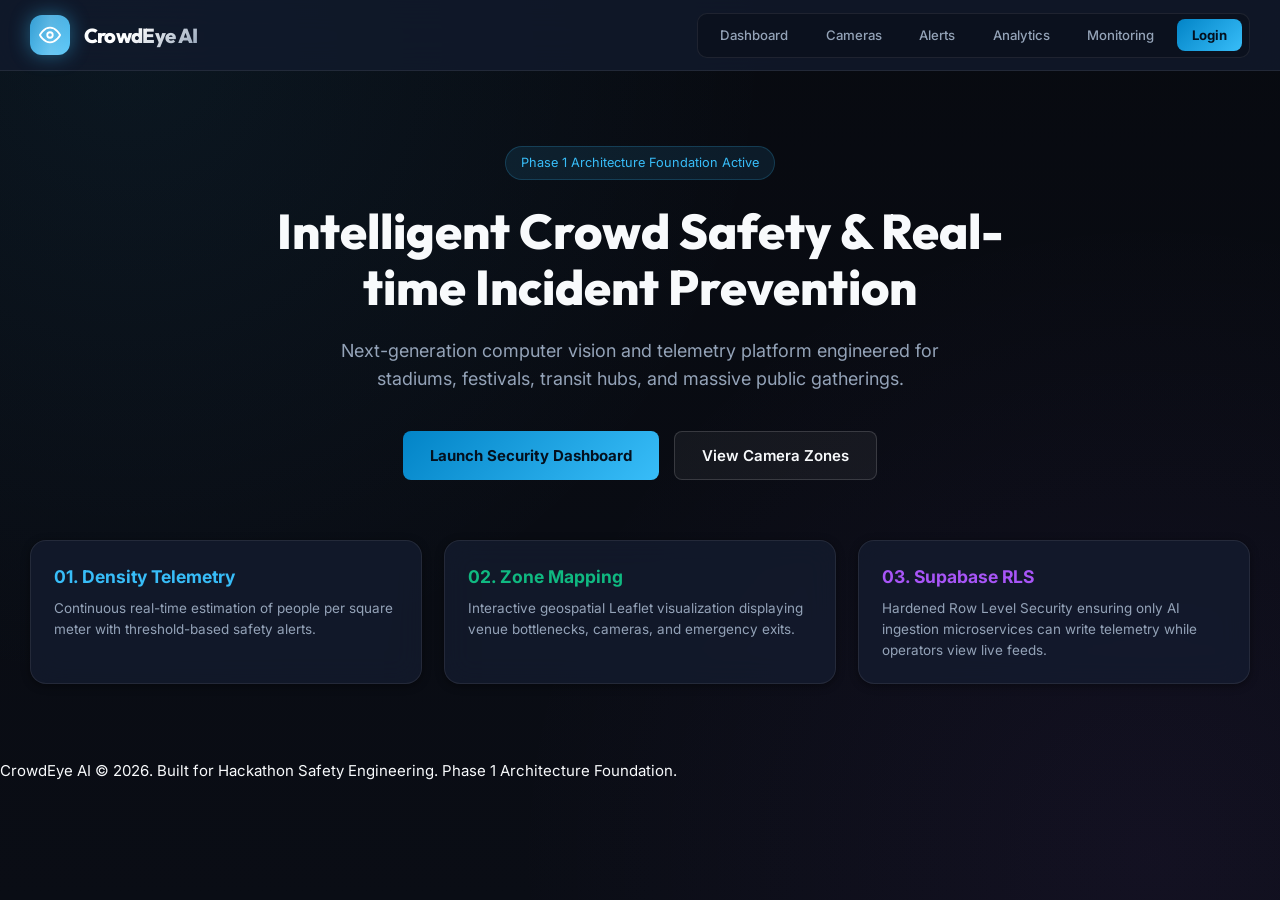
<file: frontend/index.html>
<!DOCTYPE html>
<html lang="en">
<head>
  <meta charset="UTF-8">
  <meta name="viewport" content="width=device-width, initial-scale=1.0">
  <title>CrowdEye AI - Crowd Safety & Monitoring Platform</title>
  <link rel="stylesheet" href="css/style.css">
  <link rel="icon" href="data:image/svg+xml,<svg xmlns=%22http://www.w3.org/2000/svg%22 viewBox=%220%22%20%220%22%20%22100%22%20%22100%22><text y=%22.9em%22 font-size=%2290%22>👁️</text></svg>">
</head>
<body>
  <nav class="navbar">
    <a href="index.html" class="nav-brand">
      <div class="brand-icon">
        <svg viewBox="0 0 24 24" fill="none" stroke="currentColor" stroke-width="2">
          <path d="M1 12s4-8 11-8 11 8 11 8-4 8-11 8-11-8-11-8z"></path>
          <circle cx="12" cy="12" r="3"></circle>
        </svg>
      </div>
      <span class="brand-title">CrowdEye AI</span>
    </a>
    <div class="nav-links">
      <a href="pages/dashboard.html" class="nav-link">Dashboard</a>
      <a href="pages/cameras.html" class="nav-link">Cameras</a>
      <a href="pages/alerts.html" class="nav-link">Alerts</a>
      <a href="pages/analytics.html" class="nav-link">Analytics</a>
      <a href="pages/monitoring.html" class="nav-link">Monitoring</a>
      <a href="pages/login.html" class="btn btn-primary" style="padding: 0.4rem 1rem;">Login</a>
    </div>
  </nav>

  <div class="container" style="text-align: center; padding-top: 5rem; padding-bottom: 5rem;">
    <div style="display: inline-block; padding: 0.4rem 1rem; background: rgba(56, 189, 248, 0.1); border: 1px solid rgba(56, 189, 248, 0.2); border-radius: 30px; font-size: 0.85rem; color: #38bdf8; margin-bottom: 1.5rem;">
      Phase 1 Architecture Foundation Active
    </div>
    <h1 style="font-family: var(--font-display); font-size: 3.25rem; font-weight: 800; max-width: 800px; margin: 0 auto 1.5rem auto; line-height: 1.15;">
      Intelligent Crowd Safety & Real-time Incident Prevention
    </h1>
    <p style="color: var(--text-secondary); font-size: 1.2rem; max-width: 650px; margin: 0 auto 2.5rem auto;">
      Next-generation computer vision and telemetry platform engineered for stadiums, festivals, transit hubs, and massive public gatherings.
    </p>

    <div style="display: flex; gap: 1rem; justify-content: center; margin-bottom: 4rem;">
      <a href="pages/dashboard.html" class="btn btn-primary" style="padding: 0.8rem 1.8rem; font-size: 1rem;">
        Launch Security Dashboard
      </a>
      <a href="pages/monitoring.html" class="btn btn-secondary" style="padding: 0.8rem 1.8rem; font-size: 1rem;">
        View Camera Zones
      </a>
    </div>

    <!-- Overview Features Grid -->
    <div style="display: grid; grid-template-columns: repeat(auto-fit, minmax(280px, 1fr)); gap: 1.5rem; text-align: left;">
      <div class="panel">
        <h3 style="color: var(--accent-cyan); margin-bottom: 0.5rem;">01. Density Telemetry</h3>
        <p style="color: var(--text-secondary); font-size: 0.9rem;">
          Continuous real-time estimation of people per square meter with threshold-based safety alerts.
        </p>
      </div>
      <div class="panel">
        <h3 style="color: var(--accent-emerald); margin-bottom: 0.5rem;">02. Zone Mapping</h3>
        <p style="color: var(--text-secondary); font-size: 0.9rem;">
          Interactive geospatial Leaflet visualization displaying venue bottlenecks, cameras, and emergency exits.
        </p>
      </div>
      <div class="panel">
        <h3 style="color: var(--accent-purple); margin-bottom: 0.5rem;">03. Supabase RLS</h3>
        <p style="color: var(--text-secondary); font-size: 0.9rem;">
          Hardened Row Level Security ensuring only AI ingestion microservices can write telemetry while operators view live feeds.
        </p>
      </div>
    </div>
  </div>

  <footer class="footer">
    CrowdEye AI © 2026. Built for Hackathon Safety Engineering. Phase 1 Architecture Foundation.
  </footer>
</body>
</html>
</file>
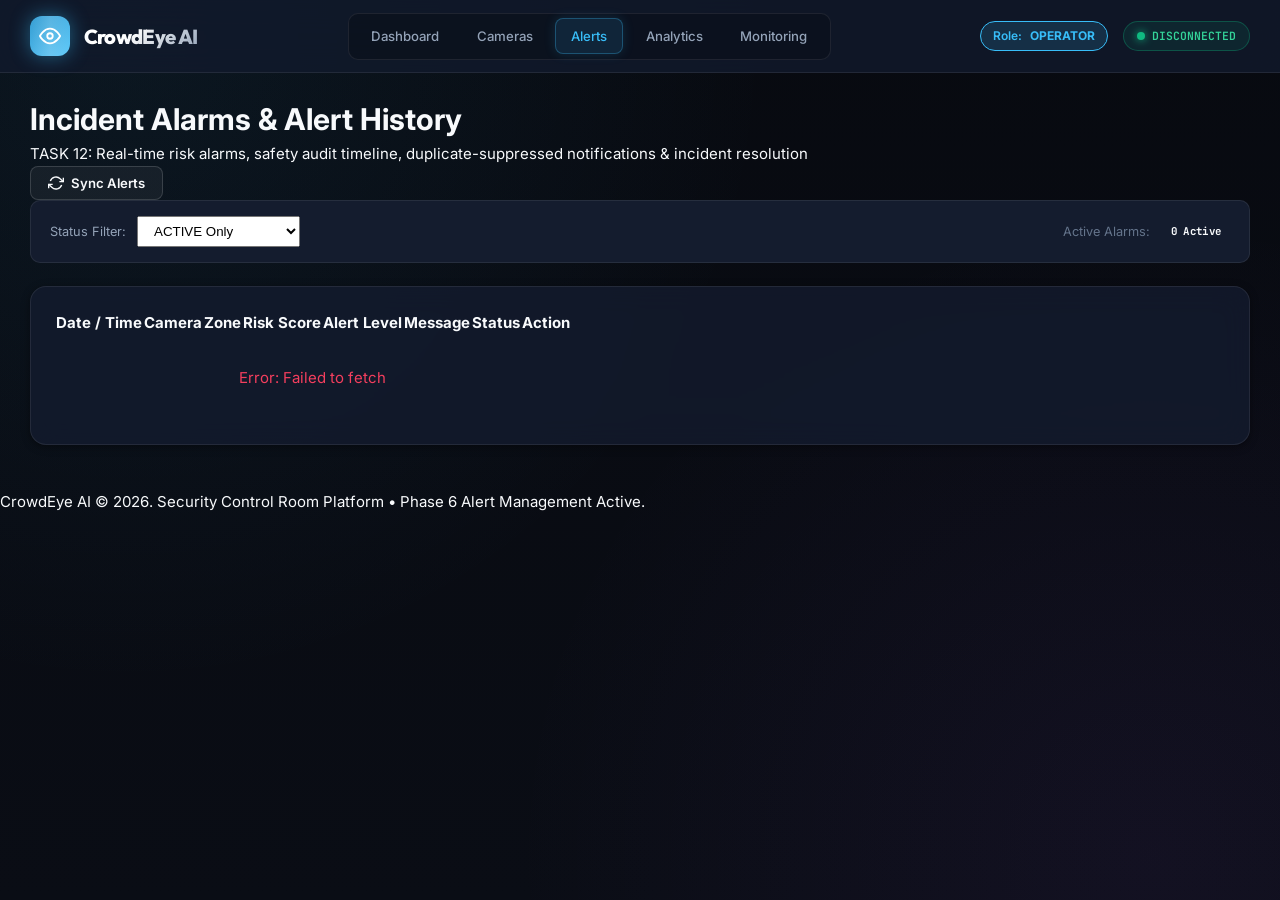
<file: frontend/pages/alerts.html>
<!DOCTYPE html>
<html lang="en">
<head>
  <meta charset="UTF-8">
  <meta name="viewport" content="width=device-width, initial-scale=1.0">
  <title>CrowdEye AI - Alert Management & Audit Log</title>
  <link rel="stylesheet" href="../css/style.css">
  <link rel="stylesheet" href="css/style.css">
  <link rel="icon" href="data:image/svg+xml,<svg xmlns=%22http://www.w3.org/2000/svg%22 viewBox=%220%22%20%220%22%20%22100%22%20%22100%22><text y=%22.9em%22 font-size=%2290%22>🚨</text></svg>">
  <style>
    .filter-bar {
      display: flex;
      justify-content: space-between;
      align-items: center;
      flex-wrap: wrap;
      gap: 1rem;
      background: var(--bg-surface);
      border: 1px solid var(--border-subtle);
      border-radius: 10px;
      padding: 1rem 1.25rem;
      margin-bottom: 1.5rem;
    }
    .filter-group {
      display: flex;
      align-items: center;
      gap: 0.75rem;
    }
    .badge-critical-pulse {
      background: rgba(244, 63, 94, 0.2);
      color: #fb7185;
      border: 1px solid rgba(244, 63, 94, 0.4);
      animation: pulse-danger 2s infinite;
    }
    @keyframes pulse-danger {
      0% { box-shadow: 0 0 0 0 rgba(244, 63, 94, 0.4); }
      70% { box-shadow: 0 0 0 8px rgba(244, 63, 94, 0); }
      100% { box-shadow: 0 0 0 0 rgba(244, 63, 94, 0); }
    }
    .role-indicator {
      display: inline-flex;
      align-items: center;
      gap: 0.5rem;
      padding: 0.3rem 0.8rem;
      border-radius: 20px;
      font-size: 0.8rem;
      font-weight: 600;
      cursor: pointer;
      background: rgba(56, 189, 248, 0.15);
      border: 1px solid var(--accent-cyan);
      color: var(--accent-cyan);
    }
  </style>
</head>
<body>

  <!-- Top Navigation Bar -->
  <nav class="navbar">
    <a href="../index.html" class="nav-brand">
      <div class="brand-icon">
        <svg viewBox="0 0 24 24" fill="none" stroke="currentColor" stroke-width="2">
          <path d="M1 12s4-8 11-8 11 8 11 8-4 8-11 8-11-8-11-8z"></path>
          <circle cx="12" cy="12" r="3"></circle>
        </svg>
      </div>
      <span class="brand-title">CrowdEye AI</span>
    </a>
    
    <div class="nav-links">
      <a href="dashboard.html" class="nav-link">Dashboard</a>
      <a href="cameras.html" class="nav-link">Cameras</a>
      <a href="alerts.html" class="nav-link active">Alerts</a>
      <a href="analytics.html" class="nav-link">Analytics</a>
      <a href="monitoring.html" class="nav-link">Monitoring</a>
    </div>

    <div style="display: flex; align-items: center; gap: 1rem;">
      <div id="role-toggle-btn" class="role-indicator" onclick="toggleRole()" title="Click to toggle role">
        <span>Role:</span>
        <strong id="current-role-label">OPERATOR</strong>
      </div>
      <div class="nav-status">
        <span class="pulse-dot"></span>
        <span id="socket-status">LIVE WEBSOCKET</span>
      </div>
    </div>
  </nav>

  <main class="container">
    <header class="page-header">
      <div class="header-title">
        <h1>Incident Alarms & Alert History</h1>
        <p>TASK 12: Real-time risk alarms, safety audit timeline, duplicate-suppressed notifications & incident resolution</p>
      </div>
      <div class="header-actions">
        <button class="btn btn-secondary" onclick="loadAlerts()">
          <svg width="16" height="16" viewBox="0 0 24 24" fill="none" stroke="currentColor" stroke-width="2">
            <polyline points="23 4 23 10 17 10"></polyline>
            <polyline points="1 20 1 14 7 14"></polyline>
            <path d="M3.51 9a9 9 0 0 1 14.85-3.36L23 10M1 14l4.64 4.36A9 9 0 0 0 20.49 15"></path>
          </svg>
          Sync Alerts
        </button>
      </div>
    </header>

    <!-- Filter Bar -->
    <div class="filter-bar">
      <div class="filter-group">
        <label style="font-size: 0.85rem; color: var(--text-secondary);">Status Filter:</label>
        <select id="filter-status" class="form-input" style="padding: 0.4rem 0.8rem;" onchange="loadAlerts()">
          <option value="">All Incidents</option>
          <option value="ACTIVE" selected>ACTIVE Only</option>
          <option value="RESOLVED">RESOLVED History</option>
        </select>
      </div>

      <div class="filter-group">
        <span style="font-size: 0.85rem; color: var(--text-muted);">Active Alarms:</span>
        <span class="badge badge-critical" id="active-count-badge">0 Active</span>
      </div>
    </div>

    <!-- Alerts Table Panel -->
    <section class="panel">
      <div class="table-responsive">
        <table class="data-table">
          <thead>
            <tr>
              <th>Date / Time</th>
              <th>Camera</th>
              <th>Zone</th>
              <th>Risk Score</th>
              <th>Alert Level</th>
              <th>Message</th>
              <th>Status</th>
              <th>Action</th>
            </tr>
          </thead>
          <tbody id="alerts-table-body">
            <tr>
              <td colspan="8" style="text-align: center; color: var(--text-muted); padding: 2.5rem;">
                Fetching real-time alert logs...
              </td>
            </tr>
          </tbody>
        </table>
      </div>
    </section>
  </main>

  <footer class="footer">
    CrowdEye AI © 2026. Security Control Room Platform • Phase 6 Alert Management Active.
  </footer>

  <script>
    const API_BASE = "http://localhost:8000";
    let currentRole = localStorage.getItem("crowdeye_role") || "OPERATOR";

    function updateRoleUI() {
      document.getElementById("current-role-label").textContent = currentRole;
    }

    function toggleRole() {
      currentRole = currentRole === "ADMIN" ? "OPERATOR" : "ADMIN";
      localStorage.setItem("crowdeye_role", currentRole);
      updateRoleUI();
    }

    async function loadAlerts() {
      const tbody = document.getElementById("alerts-table-body");
      const statusFilter = document.getElementById("filter-status").value;

      try {
        let url = `${API_BASE}/alerts`;
        if (statusFilter) url += `?status=${encodeURIComponent(statusFilter)}`;

        const res = await fetch(url, {
          headers: { "X-User-Role": currentRole }
        });
        if (!res.ok) throw new Error(`HTTP ${res.status}`);
        const alerts = await res.json();

        // Update active count badge
        const activeCount = alerts.filter(a => a.status === "ACTIVE").length;
        document.getElementById("active-count-badge").textContent = `${activeCount} Active`;

        if (!alerts || alerts.length === 0) {
          tbody.innerHTML = `<tr><td colspan="8" style="text-align: center; color: var(--text-muted); padding: 2.5rem;">No alerts found matching filter.</td></tr>`;
          return;
        }

        tbody.innerHTML = alerts.map(a => {
          const isCritical = a.alert_level === "CRITICAL";
          const levelBadgeClass = isCritical ? "badge-critical-pulse" : "badge-warning";
          const statusClass = a.status === "ACTIVE" ? "badge-critical" : "badge-normal";
          
          let dateStr = "Recent";
          if (a.created_at) {
            try {
              dateStr = new Date(a.created_at).toLocaleTimeString([], { hour: '2-digit', minute: '2-digit', second: '2-digit' });
            } catch (e) { dateStr = a.created_at; }
          }

          const actionHtml = a.status === "ACTIVE"
            ? `<button class="btn btn-secondary" style="padding: 0.3rem 0.7rem; font-size: 0.8rem; border-color: var(--accent-emerald); color: var(--accent-emerald);" onclick="resolveAlert('${a.id}')">Resolve</button>`
            : `<span style="font-size: 0.8rem; color: var(--text-muted);">Resolved</span>`;

          return `
            <tr id="alert-row-${a.id}">
              <td style="font-family: var(--font-mono); font-size: 0.85rem; color: var(--text-secondary);">${dateStr}</td>
              <td><strong>${a.camera_name || (a.camera_id ? 'Cam ' + a.camera_id.slice(0, 4) : 'Venue Gate')}</strong></td>
              <td><span style="font-weight: 500;">${a.zone || a.zone_name || 'Zone A'}</span></td>
              <td><strong style="color: ${isCritical ? 'var(--accent-rose)' : 'var(--accent-amber)'};">${a.risk_score}</strong></td>
              <td><span class="badge ${levelBadgeClass}">${a.alert_level}</span></td>
              <td style="max-width: 320px; font-size: 0.88rem; color: var(--text-secondary);">${a.message}</td>
              <td><span class="badge ${statusClass}">${a.status}</span></td>
              <td>${actionHtml}</td>
            </tr>
          `;
        }).join('');
      } catch (err) {
        tbody.innerHTML = `<tr><td colspan="8" style="text-align: center; color: var(--accent-rose); padding: 2rem;">Error: ${err.message}</td></tr>`;
      }
    }

    async function resolveAlert(alertId) {
      try {
        const res = await fetch(`${API_BASE}/alerts/${alertId}/resolve`, {
          method: "PUT",
          headers: {
            "Content-Type": "application/json",
            "X-User-Role": currentRole
          }
        });
        if (!res.ok) throw new Error(`HTTP ${res.status}`);
        loadAlerts();
      } catch (err) {
        alert(`Error resolving alert: ${err.message}`);
      }
    }

    // Connect to WebSocket for instant alert reception & resolution
    function initWebSocket() {
      const wsProtocol = window.location.protocol === "https:" ? "wss:" : "ws:";
      const wsHost = window.location.hostname || "localhost";
      const ws = new WebSocket(`${wsProtocol}//${wsHost}:8000/ws/realtime`);

      ws.onopen = () => {
        document.getElementById("socket-status").textContent = "CONNECTED";
        ws.send(JSON.stringify({ action: "subscribe", topic: "alerts" }));
      };

      ws.onmessage = (event) => {
        try {
          const data = JSON.parse(event.data);
          if (data.event === "alert_created" || data.event === "alert_resolved") {
            loadAlerts();
          }
        } catch (e) {}
      };

      ws.onclose = () => {
        document.getElementById("socket-status").textContent = "DISCONNECTED";
        setTimeout(initWebSocket, 3000);
      };
    }

    document.addEventListener("DOMContentLoaded", () => {
      updateRoleUI();
      loadAlerts();
      initWebSocket();
    });
  </script>
</body>
</html>
</file>
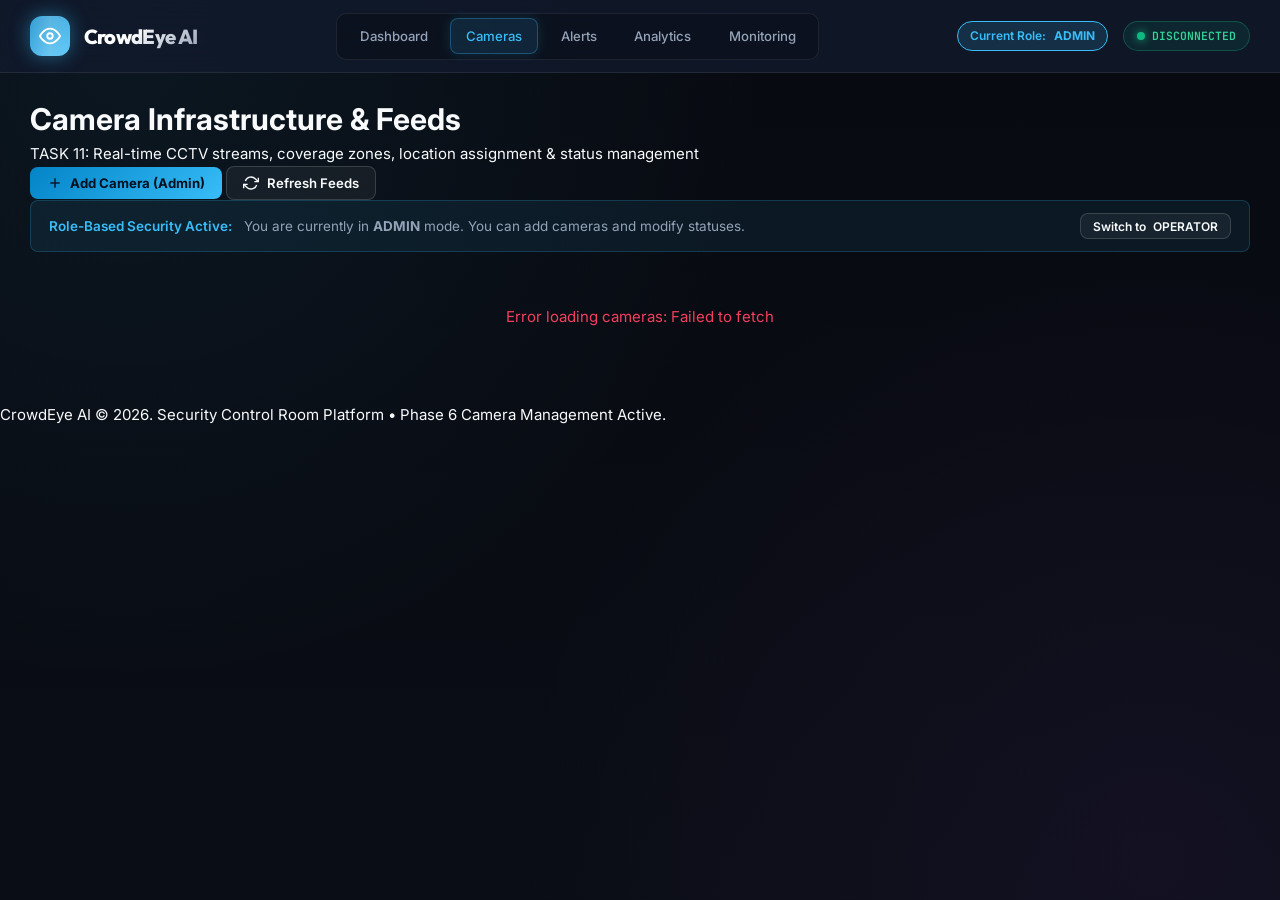
<file: frontend/pages/cameras.html>
<!DOCTYPE html>
<html lang="en">
<head>
  <meta charset="UTF-8">
  <meta name="viewport" content="width=device-width, initial-scale=1.0">
  <title>CrowdEye AI - Camera Management</title>
  <link rel="stylesheet" href="../css/style.css">
  <link rel="stylesheet" href="css/style.css">
  <link rel="icon" href="data:image/svg+xml,<svg xmlns=%22http://www.w3.org/2000/svg%22 viewBox=%220%22%20%220%22%20%22100%22%20%22100%22><text y=%22.9em%22 font-size=%2290%22>📹</text></svg>">
  <style>
    .camera-management-grid {
      display: grid;
      grid-template-columns: repeat(auto-fill, minmax(320px, 1fr));
      gap: 1.5rem;
      margin-top: 1.5rem;
    }
    .cam-card {
      background: var(--bg-surface);
      border: 1px solid var(--border-subtle);
      border-radius: 12px;
      padding: 1.25rem;
      display: flex;
      flex-direction: column;
      gap: 1rem;
      transition: transform var(--transition-fast), border-color var(--transition-fast);
    }
    .cam-card:hover {
      border-color: var(--accent-cyan);
      transform: translateY(-2px);
    }
    .cam-feed-preview {
      height: 160px;
      background: #070a10;
      border-radius: 8px;
      display: flex;
      flex-direction: column;
      align-items: center;
      justify-content: center;
      position: relative;
      overflow: hidden;
      border: 1px solid rgba(255,255,255,0.05);
    }
    .cam-scanline {
      position: absolute;
      top: 0; left: 0; right: 0; height: 2px;
      background: linear-gradient(90deg, transparent, var(--accent-cyan), transparent);
      animation: scanline 3s linear infinite;
    }
    @keyframes scanline {
      0% { top: 0; }
      100% { top: 100%; }
    }
    .status-badge-active { background: rgba(16, 185, 129, 0.2); color: #34d399; border: 1px solid rgba(16, 185, 129, 0.4); }
    .status-badge-maintenance { background: rgba(245, 158, 11, 0.2); color: #fbbf24; border: 1px solid rgba(245, 158, 11, 0.4); }
    .status-badge-offline { background: rgba(148, 163, 184, 0.2); color: #94a3b8; border: 1px solid rgba(148, 163, 184, 0.4); }
    .role-indicator {
      display: inline-flex;
      align-items: center;
      gap: 0.5rem;
      padding: 0.3rem 0.8rem;
      border-radius: 20px;
      font-size: 0.8rem;
      font-weight: 600;
      cursor: pointer;
      background: rgba(56, 189, 248, 0.15);
      border: 1px solid var(--accent-cyan);
      color: var(--accent-cyan);
    }
  </style>
</head>
<body>

  <!-- Top Navigation Bar -->
  <nav class="navbar">
    <a href="../index.html" class="nav-brand">
      <div class="brand-icon">
        <svg viewBox="0 0 24 24" fill="none" stroke="currentColor" stroke-width="2">
          <path d="M1 12s4-8 11-8 11 8 11 8-4 8-11 8-11-8-11-8z"></path>
          <circle cx="12" cy="12" r="3"></circle>
        </svg>
      </div>
      <span class="brand-title">CrowdEye AI</span>
    </a>
    
    <div class="nav-links">
      <a href="dashboard.html" class="nav-link">Dashboard</a>
      <a href="cameras.html" class="nav-link active">Cameras</a>
      <a href="alerts.html" class="nav-link">Alerts</a>
      <a href="analytics.html" class="nav-link">Analytics</a>
      <a href="monitoring.html" class="nav-link">Monitoring</a>
    </div>

    <div style="display: flex; align-items: center; gap: 1rem;">
      <div id="role-toggle-btn" class="role-indicator" title="Click to toggle between ADMIN and OPERATOR mode">
        <span>Current Role:</span>
        <strong id="current-role-label">ADMIN</strong>
      </div>
      <div class="nav-status">
        <span class="pulse-dot"></span>
        <span id="socket-status">LIVE WEBSOCKET</span>
      </div>
    </div>
  </nav>

  <main class="container">
    <header class="page-header">
      <div class="header-title">
        <h1>Camera Infrastructure & Feeds</h1>
        <p>TASK 11: Real-time CCTV streams, coverage zones, location assignment & status management</p>
      </div>
      <div class="header-actions">
        <button id="open-add-cam-btn" class="btn btn-primary" onclick="toggleAddModal(true)">
          <svg width="16" height="16" viewBox="0 0 24 24" fill="none" stroke="currentColor" stroke-width="2">
            <line x1="12" y1="5" x2="12" y2="19"></line>
            <line x1="5" y1="12" x2="19" y2="12"></line>
          </svg>
          Add Camera (Admin)
        </button>
        <button class="btn btn-secondary" onclick="loadCameras()">
          <svg width="16" height="16" viewBox="0 0 24 24" fill="none" stroke="currentColor" stroke-width="2">
            <polyline points="23 4 23 10 17 10"></polyline>
            <polyline points="1 20 1 14 7 14"></polyline>
            <path d="M3.51 9a9 9 0 0 1 14.85-3.36L23 10M1 14l4.64 4.36A9 9 0 0 0 20.49 15"></path>
          </svg>
          Refresh Feeds
        </button>
      </div>
    </header>

    <!-- Role Permission Banner -->
    <div id="role-banner" style="background: rgba(56, 189, 248, 0.08); border: 1px solid rgba(56, 189, 248, 0.2); border-radius: 8px; padding: 0.8rem 1.2rem; margin-bottom: 1.5rem; display: flex; justify-content: space-between; align-items: center;">
      <div style="font-size: 0.9rem;">
        <span style="color: var(--accent-cyan); font-weight: 600;">Role-Based Security Active:</span>
        <span id="role-desc" style="color: var(--text-secondary); margin-left: 0.5rem;">
          You are currently in <strong>ADMIN</strong> mode. You can add cameras and update camera status.
        </span>
      </div>
      <button class="btn btn-secondary" style="padding: 0.3rem 0.8rem; font-size: 0.8rem;" onclick="toggleRole()">
        Switch to <span id="switch-target-role">OPERATOR</span>
      </button>
    </div>

    <!-- Add Camera Modal / Drawer -->
    <div id="add-cam-modal" style="display: none; background: var(--bg-surface); border: 1px solid var(--accent-cyan); border-radius: 12px; padding: 1.5rem; margin-bottom: 2rem; box-shadow: var(--shadow-glow);">
      <div style="display: flex; justify-content: space-between; align-items: center; margin-bottom: 1rem;">
        <h3 style="font-family: var(--font-display); color: var(--text-primary);">Register New CCTV Node (ADMIN)</h3>
        <button class="btn btn-secondary" style="padding: 0.2rem 0.6rem;" onclick="toggleAddModal(false)">✕ Close</button>
      </div>
      <form id="add-cam-form" onsubmit="handleAddCamera(event)" style="display: grid; grid-template-columns: repeat(auto-fit, minmax(240px, 1fr)); gap: 1rem;">
        <div>
          <label style="display:block; font-size:0.85rem; color:var(--text-secondary); margin-bottom:0.3rem;">Camera Name</label>
          <input type="text" id="cam-name" class="form-input" style="width:100%;" placeholder="e.g. Gate South Turnstiles" required>
        </div>
        <div>
          <label style="display:block; font-size:0.85rem; color:var(--text-secondary); margin-bottom:0.3rem;">Zone</label>
          <select id="cam-zone" class="form-input" style="width:100%;">
            <option value="Zone A">Zone A (North Gates)</option>
            <option value="Zone B">Zone B (Food Court / Plaza)</option>
            <option value="Zone C">Zone C (Stage Area)</option>
            <option value="Zone D">Zone D (Emergency Exit)</option>
          </select>
        </div>
        <div>
          <label style="display:block; font-size:0.85rem; color:var(--text-secondary); margin-bottom:0.3rem;">Physical Location</label>
          <input type="text" id="cam-location" class="form-input" style="width:100%;" placeholder="e.g. South Arena Concourse" required>
        </div>
        <div>
          <label style="display:block; font-size:0.85rem; color:var(--text-secondary); margin-bottom:0.3rem;">RTSP / Stream URL</label>
          <input type="text" id="cam-stream" class="form-input" style="width:100%;" placeholder="rtsp://cctv.crowdeye/cam_south">
        </div>
        <div>
          <label style="display:block; font-size:0.85rem; color:var(--text-secondary); margin-bottom:0.3rem;">Initial Status</label>
          <select id="cam-status" class="form-input" style="width:100%;">
            <option value="ACTIVE">ACTIVE</option>
            <option value="MAINTENANCE">MAINTENANCE</option>
            <option value="OFFLINE">OFFLINE</option>
          </select>
        </div>
        <div style="display: flex; align-items: flex-end; gap: 0.5rem;">
          <button type="submit" class="btn btn-primary" style="width: 100%; padding: 0.65rem;">Submit Camera Record</button>
        </div>
      </form>
      <div id="add-cam-status-msg" style="margin-top: 0.8rem; font-size: 0.9rem;"></div>
    </div>

    <!-- Cameras Grid -->
    <div id="cameras-container" class="camera-management-grid">
      <div style="grid-column: 1 / -1; text-align: center; padding: 3rem; color: var(--text-muted);">
        Loading security camera feeds...
      </div>
    </div>
  </main>

  <footer class="footer">
    CrowdEye AI © 2026. Security Control Room Platform • Phase 6 Camera Management Active.
  </footer>

  <script>
    const API_BASE = "http://localhost:8000";
    let currentRole = localStorage.getItem("crowdeye_role") || "ADMIN";

    function updateRoleUI() {
      document.getElementById("current-role-label").textContent = currentRole;
      const target = currentRole === "ADMIN" ? "OPERATOR" : "ADMIN";
      document.getElementById("switch-target-role").textContent = target;
      const desc = document.getElementById("role-desc");
      if (currentRole === "ADMIN") {
        desc.innerHTML = `You are currently in <strong>ADMIN</strong> mode. You can add cameras and modify statuses.`;
      } else {
        desc.innerHTML = `You are in <strong>OPERATOR</strong> mode. Camera creation and modifications are restricted (403 Forbidden).`;
      }
    }

    function toggleRole() {
      currentRole = currentRole === "ADMIN" ? "OPERATOR" : "ADMIN";
      localStorage.setItem("crowdeye_role", currentRole);
      updateRoleUI();
    }

    function toggleAddModal(show) {
      document.getElementById("add-cam-modal").style.display = show ? "block" : "none";
    }

    async function loadCameras() {
      const container = document.getElementById("cameras-container");
      try {
        const res = await fetch(`${API_BASE}/cameras`, {
          headers: { "X-User-Role": currentRole }
        });
        if (!res.ok) throw new Error(`HTTP ${res.status}`);
        const cameras = await res.json();

        if (!cameras || cameras.length === 0) {
          container.innerHTML = `<div style="grid-column: 1 / -1; text-align: center; padding: 3rem; color: var(--text-muted);">No cameras found. Click "Add Camera" to configure.</div>`;
          return;
        }

        container.innerHTML = cameras.map(cam => {
          const statusLower = (cam.status || "ACTIVE").toLowerCase();
          const badgeClass = statusLower === "active" ? "status-badge-active" : (statusLower === "maintenance" ? "status-badge-maintenance" : "status-badge-offline");
          const riskColor = cam.risk_level === "CRITICAL" ? "var(--accent-rose)" : (cam.risk_level === "HIGH" ? "var(--accent-amber)" : "var(--accent-emerald)");

          return `
            <div class="cam-card" id="cam-card-${cam.id}">
              <div style="display: flex; justify-content: space-between; align-items: flex-start;">
                <div>
                  <h3 style="font-size: 1.1rem; font-weight: 600; color: var(--text-primary);">${cam.camera_name}</h3>
                  <p style="font-size: 0.8rem; color: var(--text-secondary);">${cam.location || 'General Venue'} • <strong>${cam.zone || 'Zone A'}</strong></p>
                </div>
                <span class="badge ${badgeClass}" id="status-badge-${cam.id}">${cam.status || 'ACTIVE'}</span>
              </div>

              <div class="cam-feed-preview">
                <div class="cam-scanline"></div>
                <svg width="40" height="40" viewBox="0 0 24 24" fill="none" stroke="currentColor" stroke-width="1.5" style="color: var(--text-muted);">
                  <path d="M23 7l-7 5 7 5V7z"></path>
                  <rect x="1" y="5" width="15" height="14" rx="2" ry="2"></rect>
                </svg>
                <span style="font-family: var(--font-mono); font-size: 0.75rem; color: var(--accent-cyan); margin-top: 0.5rem;">
                  ${cam.stream_url ? 'RTSP LIVE' : 'SIMULATED FEED'} • 1080p
                </span>
              </div>

              <div style="display: grid; grid-template-columns: 1fr 1fr 1fr; gap: 0.5rem; text-align: center; background: rgba(0,0,0,0.25); padding: 0.6rem; border-radius: 6px;">
                <div>
                  <span style="font-size: 0.7rem; color: var(--text-muted); display: block;">People</span>
                  <strong style="font-size: 1.05rem; color: var(--text-primary);">${cam.people_count || 0}</strong>
                </div>
                <div>
                  <span style="font-size: 0.7rem; color: var(--text-muted); display: block;">Density</span>
                  <strong style="font-size: 1.05rem; color: var(--accent-cyan);">${cam.density || 0} <span style="font-size: 0.7rem;">p/m²</span></strong>
                </div>
                <div>
                  <span style="font-size: 0.7rem; color: var(--text-muted); display: block;">Risk</span>
                  <strong style="font-size: 1.05rem; color: ${riskColor};">${cam.risk_level || 'LOW'}</strong>
                </div>
              </div>

              <div style="display: flex; align-items: center; justify-content: space-between; border-top: 1px solid var(--border-subtle); padding-top: 0.8rem;">
                <label style="font-size: 0.8rem; color: var(--text-secondary);">Set Status:</label>
                <select class="form-input" style="padding: 0.3rem 0.6rem; font-size: 0.8rem;" onchange="updateCamStatus('${cam.id}', this.value)">
                  <option value="ACTIVE" ${cam.status === 'ACTIVE' ? 'selected' : ''}>ACTIVE</option>
                  <option value="MAINTENANCE" ${cam.status === 'MAINTENANCE' ? 'selected' : ''}>MAINTENANCE</option>
                  <option value="OFFLINE" ${cam.status === 'OFFLINE' ? 'selected' : ''}>OFFLINE</option>
                </select>
              </div>
            </div>
          `;
        }).join('');
      } catch (err) {
        container.innerHTML = `<div style="grid-column: 1 / -1; color: var(--accent-rose); text-align: center; padding: 2rem;">Error loading cameras: ${err.message}</div>`;
      }
    }

    async function handleAddCamera(e) {
      e.preventDefault();
      const statusMsg = document.getElementById("add-cam-status-msg");
      statusMsg.innerHTML = `<span style="color: var(--accent-cyan);">Submitting camera record...</span>`;

      const payload = {
        camera_name: document.getElementById("cam-name").value,
        zone: document.getElementById("cam-zone").value,
        location: document.getElementById("cam-location").value,
        stream_url: document.getElementById("cam-stream").value,
        status: document.getElementById("cam-status").value
      };

      try {
        const res = await fetch(`${API_BASE}/cameras`, {
          method: "POST",
          headers: {
            "Content-Type": "application/json",
            "X-User-Role": currentRole
          },
          body: JSON.stringify(payload)
        });

        if (res.status === 403) {
          statusMsg.innerHTML = `<span style="color: var(--accent-rose); font-weight: bold;">Permission Denied (403): Only ADMIN role can add cameras!</span>`;
          return;
        }

        if (!res.ok) {
          const errData = await res.json();
          throw new Error(errData.detail || `HTTP ${res.status}`);
        }

        statusMsg.innerHTML = `<span style="color: var(--accent-emerald);">Camera added successfully!</span>`;
        document.getElementById("add-cam-form").reset();
        setTimeout(() => {
          toggleAddModal(false);
          loadCameras();
        }, 1200);
      } catch (err) {
        statusMsg.innerHTML = `<span style="color: var(--accent-rose);">Failed: ${err.message}</span>`;
      }
    }

    async function updateCamStatus(cameraId, newStatus) {
      try {
        const res = await fetch(`${API_BASE}/cameras/${cameraId}`, {
          method: "PUT",
          headers: {
            "Content-Type": "application/json",
            "X-User-Role": currentRole
          },
          body: JSON.stringify({ status: newStatus })
        });

        if (res.status === 403) {
          alert("Permission Denied (403): Only ADMIN role can modify camera status! Switch to ADMIN to proceed.");
          loadCameras();
          return;
        }

        if (!res.ok) throw new Error(`HTTP ${res.status}`);
        loadCameras();
      } catch (err) {
        alert(`Error updating camera status: ${err.message}`);
      }
    }

    // Connect to WebSocket for camera status broadcasts
    function initWebSocket() {
      const wsProtocol = window.location.protocol === "https:" ? "wss:" : "ws:";
      const wsHost = window.location.hostname || "localhost";
      const ws = new WebSocket(`${wsProtocol}//${wsHost}:8000/ws/realtime`);

      ws.onopen = () => {
        document.getElementById("socket-status").textContent = "CONNECTED";
        ws.send(JSON.stringify({ action: "subscribe", topic: "alerts" }));
      };

      ws.onmessage = (event) => {
        try {
          const data = JSON.parse(event.data);
          if (data.event === "camera_status") {
            loadCameras();
          }
        } catch (e) {}
      };

      ws.onclose = () => {
        document.getElementById("socket-status").textContent = "DISCONNECTED";
        setTimeout(initWebSocket, 3000);
      };
    }

    document.addEventListener("DOMContentLoaded", () => {
      updateRoleUI();
      loadCameras();
      initWebSocket();
    });
  </script>
</body>
</html>
</file>
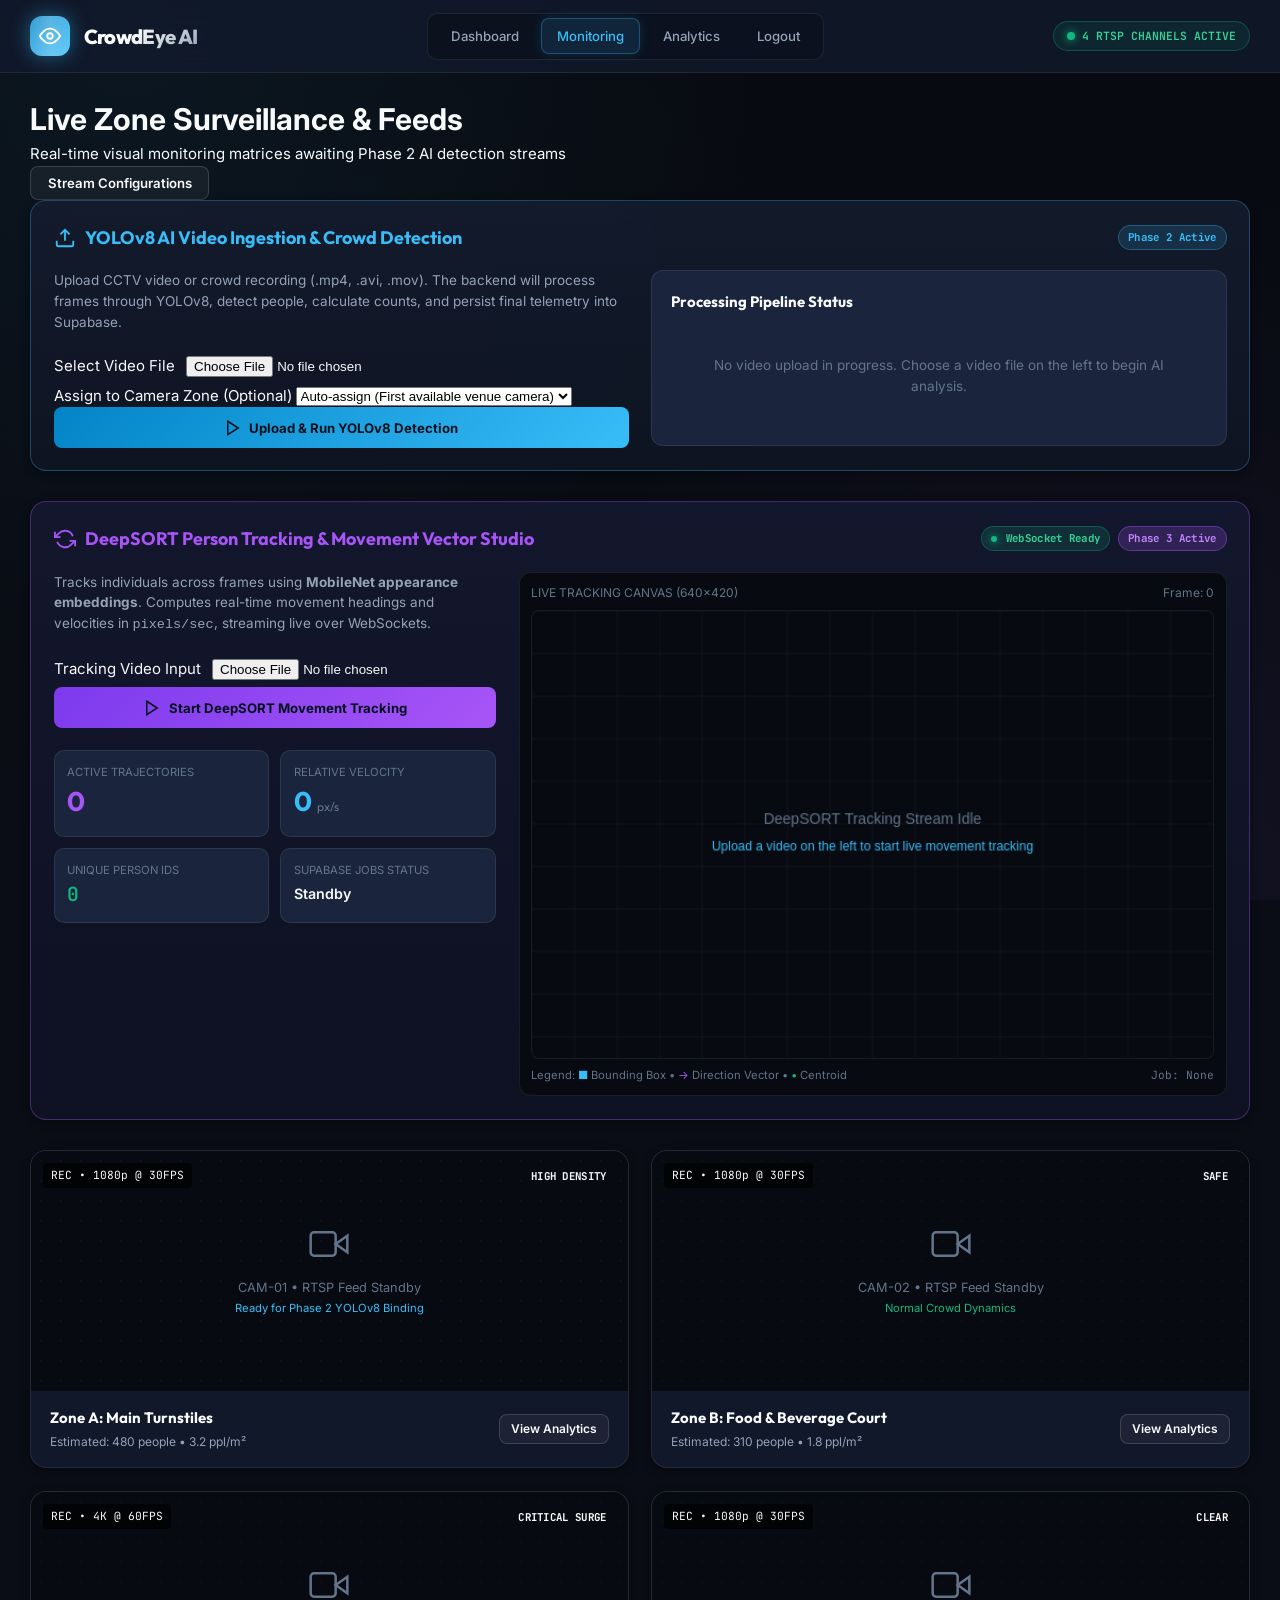
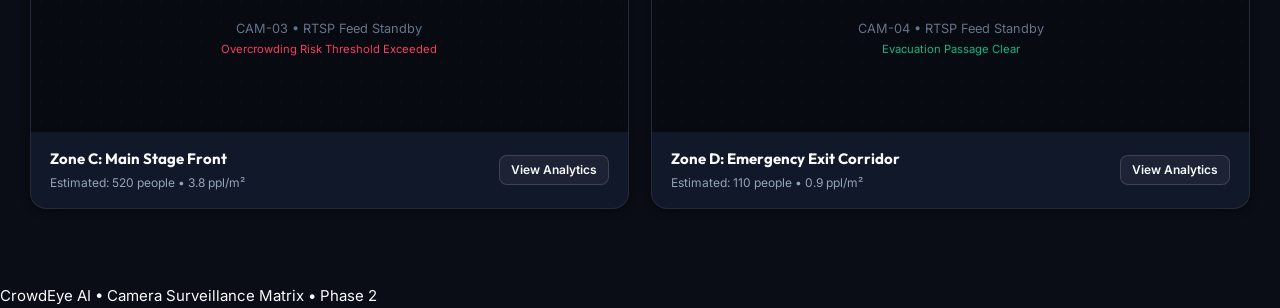
<file: frontend/pages/monitoring.html>
<!DOCTYPE html>
<html lang="en">
<head>
  <meta charset="UTF-8">
  <meta name="viewport" content="width=device-width, initial-scale=1.0">
  <title>CrowdEye AI - Live Camera Zone Monitoring</title>
  <link rel="stylesheet" href="../css/style.css">
  <link rel="icon" href="data:image/svg+xml,<svg xmlns=%22http://www.w3.org/2000/svg%22 viewBox=%220%22%20%220%22%20%22100%22%20%22100%22><text y=%22.9em%22 font-size=%2290%22>👁️</text></svg>">
</head>
<body>
  <!-- Top Navigation Bar -->
  <nav class="navbar">
    <a href="../index.html" class="nav-brand">
      <div class="brand-icon">
        <svg viewBox="0 0 24 24" fill="none" stroke="currentColor" stroke-width="2">
          <path d="M1 12s4-8 11-8 11 8 11 8-4 8-11 8-11-8-11-8z"></path>
          <circle cx="12" cy="12" r="3"></circle>
        </svg>
      </div>
      <span class="brand-title">CrowdEye AI</span>
    </a>
    
    <div class="nav-links">
      <a href="dashboard.html" class="nav-link">Dashboard</a>
      <a href="monitoring.html" class="nav-link active">Monitoring</a>
      <a href="analytics.html" class="nav-link">Analytics</a>
      <a href="login.html" class="nav-link">Logout</a>
    </div>

    <div class="nav-status">
      <span class="pulse-dot"></span>
      <span>4 RTSP CHANNELS ACTIVE</span>
    </div>
  </nav>

  <main class="container">
    <header class="page-header">
      <div class="header-title">
        <h1>Live Zone Surveillance & Feeds</h1>
        <p>Real-time visual monitoring matrices awaiting Phase 2 AI detection streams</p>
      </div>
      <div class="header-actions">
        <button class="btn btn-secondary" onclick="alert('Stream feeds will be bound to YOLOv8 & DeepSORT inferencing in Phase 2')">
          Stream Configurations
        </button>
      </div>
    </header>

    <!-- PHASE 2: AI Video Ingestion & Person Detection Section -->
    <section class="panel" style="margin-bottom: 2rem; border-color: rgba(56, 189, 248, 0.3); background: linear-gradient(180deg, rgba(20, 28, 46, 0.9), rgba(15, 21, 35, 0.9));">
      <div class="panel-header">
        <h2 class="panel-title" style="color: var(--accent-cyan);">
          <svg width="22" height="22" viewBox="0 0 24 24" fill="none" stroke="currentColor" stroke-width="2">
            <path d="M21 15v4a2 2 0 0 1-2 2H5a2 2 0 0 1-2-2v-4"></path>
            <polyline points="17 8 12 3 7 8"></polyline>
            <line x1="12" y1="3" x2="12" y2="15"></line>
          </svg>
          YOLOv8 AI Video Ingestion & Crowd Detection
        </h2>
        <span class="badge" style="background: rgba(56, 189, 248, 0.15); color: #38bdf8; border: 1px solid rgba(56, 189, 248, 0.3);">
          Phase 2 Active
        </span>
      </div>

      <div style="display: grid; grid-template-columns: repeat(auto-fit, minmax(320px, 1fr)); gap: 1.5rem; align-items: start;">
        <!-- Upload Form -->
        <div>
          <p style="color: var(--text-secondary); font-size: 0.9rem; margin-bottom: 1rem;">
            Upload CCTV video or crowd recording (.mp4, .avi, .mov). The backend will process frames through YOLOv8, detect people, calculate counts, and persist final telemetry into Supabase.
          </p>

          <form id="video-upload-form" onsubmit="handleVideoUpload(event)">
            <div class="form-group">
              <label class="form-label" for="video-file">Select Video File</label>
              <input type="file" id="video-file" class="form-input" accept="video/mp4,video/x-m4v,video/*" required style="padding: 0.5rem;">
            </div>

            <div class="form-group">
              <label class="form-label" for="camera-select">Assign to Camera Zone (Optional)</label>
              <select id="camera-select" class="form-input">
                <option value="">Auto-assign (First available venue camera)</option>
                <option value="cam-stage">Stage Area (CAM-03)</option>
                <option value="cam-gate">Main Gate (CAM-01)</option>
                <option value="cam-food">Food Court (CAM-02)</option>
                <option value="cam-exit">Emergency Exit (CAM-04)</option>
              </select>
            </div>

            <button type="submit" id="upload-submit-btn" class="btn btn-primary" style="width: 100%; padding: 0.75rem;">
              <svg width="18" height="18" viewBox="0 0 24 24" fill="none" stroke="currentColor" stroke-width="2">
                <polygon points="5 3 19 12 5 21 5 3"></polygon>
              </svg>
              Upload & Run YOLOv8 Detection
            </button>
          </form>
        </div>

        <!-- Processing Status & Results Box -->
        <div id="job-status-container" style="background: var(--bg-surface-elevated); border: 1px solid var(--border-subtle); border-radius: 12px; padding: 1.25rem;">
          <h3 style="font-size: 1rem; font-family: var(--font-display); margin-bottom: 0.75rem; display: flex; justify-content: space-between; align-items: center;">
            <span>Processing Pipeline Status</span>
            <span id="job-badge" class="badge badge-low" style="display: none;">STANDBY</span>
          </h3>

          <!-- Idle State -->
          <div id="job-idle" style="text-align: center; padding: 2rem 1rem; color: var(--text-muted); font-size: 0.9rem;">
            No video upload in progress. Choose a video file on the left to begin AI analysis.
          </div>

          <!-- Progress State -->
          <div id="job-progress-wrapper" style="display: none;">
            <div style="display: flex; justify-content: space-between; font-size: 0.85rem; margin-bottom: 0.4rem;">
              <span id="job-status-text">Processing: 0%</span>
              <span id="job-id-display" style="font-family: var(--font-mono); color: var(--accent-cyan);">Job: -</span>
            </div>
            <!-- Progress Bar -->
            <div style="width: 100%; height: 8px; background: rgba(255,255,255,0.08); border-radius: 4px; overflow: hidden; margin-bottom: 1rem;">
              <div id="progress-bar-fill" style="width: 0%; height: 100%; background: linear-gradient(90deg, #0284c7, #38bdf8); transition: width 0.3s ease;"></div>
            </div>
            <p id="job-status-sub" style="font-size: 0.8rem; color: var(--text-secondary);">Reading video frames and applying YOLOv8 inference...</p>
          </div>

          <!-- Results State -->
          <div id="job-result-wrapper" style="display: none; margin-top: 1rem; border-top: 1px solid var(--border-subtle); padding-top: 1rem;">
            <div style="font-size: 0.85rem; color: var(--text-secondary); text-transform: uppercase; letter-spacing: 0.05em; margin-bottom: 0.5rem;">
              Detection Completed
            </div>
            <div style="display: grid; grid-template-columns: 1fr 1fr; gap: 0.75rem;">
              <div style="background: var(--bg-surface); padding: 0.75rem; border-radius: 8px; border: 1px solid var(--border-subtle);">
                <div style="font-size: 0.75rem; color: var(--text-muted);">Detected People</div>
                <div id="res-detected-people" style="font-size: 1.6rem; font-weight: 700; color: #38bdf8; font-family: var(--font-display);">0</div>
              </div>
              <div style="background: var(--bg-surface); padding: 0.75rem; border-radius: 8px; border: 1px solid var(--border-subtle);">
                <div style="font-size: 0.75rem; color: var(--text-muted);">Max Peak Count</div>
                <div id="res-max-people" style="font-size: 1.6rem; font-weight: 700; color: #f59e0b; font-family: var(--font-display);">0</div>
              </div>
              <div style="background: var(--bg-surface); padding: 0.75rem; border-radius: 8px; border: 1px solid var(--border-subtle);">
                <div style="font-size: 0.75rem; color: var(--text-muted);">Total Frames</div>
                <div id="res-total-frames" style="font-size: 1.1rem; font-weight: 600; font-family: var(--font-mono);">0</div>
              </div>
              <div style="background: var(--bg-surface); padding: 0.75rem; border-radius: 8px; border: 1px solid var(--border-subtle);">
                <div style="font-size: 0.75rem; color: var(--text-muted);">Supabase Status</div>
                <div id="res-supabase-status" style="font-size: 0.85rem; font-weight: 600; color: #10b981; margin-top: 4px;">Logged in crowd_logs</div>
              </div>
            </div>
            <div style="margin-top: 1rem; text-align: right;">
              <a href="dashboard.html" class="btn btn-secondary" style="font-size: 0.8rem; padding: 0.4rem 0.8rem;">
                View on Dashboard
              </a>
            </div>
          </div>
        </div>
      </div>
    </section>

    <!-- PHASE 3: DeepSORT Real-Time Tracking & Movement Analysis Section -->
    <section class="panel" style="margin-bottom: 2rem; border-color: rgba(168, 85, 247, 0.35); background: linear-gradient(180deg, rgba(20, 24, 46, 0.95), rgba(15, 18, 35, 0.95));">
      <div class="panel-header">
        <h2 class="panel-title" style="color: var(--accent-purple);">
          <svg width="22" height="22" viewBox="0 0 24 24" fill="none" stroke="currentColor" stroke-width="2">
            <polyline points="1 4 1 10 7 10"></polyline>
            <polyline points="23 20 23 14 17 14"></polyline>
            <path d="M20.49 9A9 9 0 0 0 5.64 5.64L1 10m22 4l-4.64 4.36A9 9 0 0 1 3.51 15"></path>
          </svg>
          DeepSORT Person Tracking & Movement Vector Studio
        </h2>
        <div style="display: flex; gap: 0.5rem; align-items: center;">
          <span id="ws-status-badge" class="badge" style="background: rgba(16, 185, 129, 0.15); color: #34d399; border: 1px solid rgba(16, 185, 129, 0.3);">
            <span class="pulse-dot" style="display: inline-block; width: 6px; height: 6px; margin-right: 4px;"></span>
            WebSocket Ready
          </span>
          <span class="badge" style="background: rgba(168, 85, 247, 0.2); color: #c084fc; border: 1px solid rgba(168, 85, 247, 0.4);">
            Phase 3 Active
          </span>
        </div>
      </div>

      <div style="display: grid; grid-template-columns: 1fr 1.6fr; gap: 1.5rem; align-items: start;">
        
        <!-- Controls & Metrics -->
        <div>
          <p style="color: var(--text-secondary); font-size: 0.9rem; margin-bottom: 1rem;">
            Tracks individuals across frames using <strong>MobileNet appearance embeddings</strong>. Computes real-time movement headings and velocities in <code>pixels/sec</code>, streaming live over WebSockets.
          </p>

          <form id="tracking-upload-form" onsubmit="handleTrackingUpload(event)" style="margin-bottom: 1.5rem;">
            <div class="form-group">
              <label class="form-label" for="tracking-video-file">Tracking Video Input</label>
              <input type="file" id="tracking-video-file" class="form-input" accept="video/*" required style="padding: 0.5rem;">
            </div>

            <button type="submit" id="start-tracking-btn" class="btn btn-primary" style="width: 100%; padding: 0.75rem; background: linear-gradient(135deg, #7c3aed, #a855f7);">
              <svg width="18" height="18" viewBox="0 0 24 24" fill="none" stroke="currentColor" stroke-width="2">
                <polygon points="5 3 19 12 5 21 5 3"></polygon>
              </svg>
              Start DeepSORT Movement Tracking
            </button>
          </form>

          <!-- Real-Time Metrics Pills -->
          <div style="display: grid; grid-template-columns: 1fr 1fr; gap: 0.75rem;">
            <div style="background: var(--bg-surface-elevated); padding: 0.85rem; border-radius: 10px; border: 1px solid var(--border-subtle);">
              <div style="font-size: 0.75rem; color: var(--text-muted); text-transform: uppercase;">Active Trajectories</div>
              <div id="val-active-tracked" style="font-size: 1.8rem; font-weight: 700; color: #a855f7; font-family: var(--font-display);">0</div>
            </div>

            <div style="background: var(--bg-surface-elevated); padding: 0.85rem; border-radius: 10px; border: 1px solid var(--border-subtle);">
              <div style="font-size: 0.75rem; color: var(--text-muted); text-transform: uppercase;">Relative Velocity</div>
              <div id="val-tracking-velocity" style="font-size: 1.8rem; font-weight: 700; color: #38bdf8; font-family: var(--font-display);">0 <span style="font-size: 0.8rem; font-weight: 400; color: var(--text-muted);">px/s</span></div>
            </div>

            <div style="background: var(--bg-surface-elevated); padding: 0.85rem; border-radius: 10px; border: 1px solid var(--border-subtle);">
              <div style="font-size: 0.75rem; color: var(--text-muted); text-transform: uppercase;">Unique Person IDs</div>
              <div id="val-unique-persons" style="font-size: 1.3rem; font-weight: 600; color: #10b981; font-family: var(--font-mono);">0</div>
            </div>

            <div style="background: var(--bg-surface-elevated); padding: 0.85rem; border-radius: 10px; border: 1px solid var(--border-subtle);">
              <div style="font-size: 0.75rem; color: var(--text-muted); text-transform: uppercase;">Supabase Jobs Status</div>
              <div id="val-tracking-job-status" style="font-size: 0.95rem; font-weight: 600; color: var(--text-primary); margin-top: 4px;">Standby</div>
            </div>
          </div>
        </div>

        <!-- HTML5 Tracking Canvas Display -->
        <div style="background: #070a10; border: 1px solid var(--border-subtle); border-radius: 12px; padding: 0.75rem; position: relative;">
          <div style="display: flex; justify-content: space-between; align-items: center; margin-bottom: 0.5rem; font-size: 0.8rem; color: var(--text-muted);">
            <span>LIVE TRACKING CANVAS (640x420)</span>
            <span id="canvas-frame-hud">Frame: 0</span>
          </div>

          <canvas id="trackingCanvas" width="640" height="420" style="width: 100%; height: auto; display: block; border-radius: 8px; background: #0b0f19; border: 1px solid rgba(255,255,255,0.05);"></canvas>

          <div style="display: flex; justify-content: space-between; align-items: center; margin-top: 0.5rem; font-size: 0.75rem; color: var(--text-muted);">
            <span>Legend: <span style="color: #38bdf8;">■</span> Bounding Box &bull; <span style="color: #a855f7;">&rarr;</span> Direction Vector &bull; <span style="color: #10b981;">&bull;</span> Centroid</span>
            <span id="tracking-job-id-lbl" style="font-family: var(--font-mono);">Job: None</span>
          </div>
        </div>

      </div>
    </section>

    <!-- 2x2 Camera Video Grid -->
    <div style="display: grid; grid-template-columns: repeat(auto-fit, minmax(420px, 1fr)); gap: 1.5rem; margin-bottom: 2rem;">
      
      <!-- Feed 1: Zone A -->
      <div class="panel" style="padding: 0; overflow: hidden; position: relative;">
        <div style="height: 240px; background: #070a10; display: flex; align-items: center; justify-content: center; position: relative;">
          <!-- Placeholder Grid Lines -->
          <div style="position: absolute; inset: 0; background: radial-gradient(circle, rgba(56, 189, 248, 0.05) 1px, transparent 1px); background-size: 20px 20px;"></div>
          <div style="text-align: center; z-index: 10;">
            <svg width="40" height="40" viewBox="0 0 24 24" fill="none" stroke="#64748b" stroke-width="1.5">
              <path d="M23 7l-7 5 7 5V7z"></path>
              <rect x="1" y="5" width="15" height="14" rx="2" ry="2"></rect>
            </svg>
            <div style="color: var(--text-muted); font-size: 0.85rem; margin-top: 0.5rem;">CAM-01 • RTSP Feed Standby</div>
            <div style="font-size: 0.75rem; color: var(--accent-cyan); margin-top: 2px;">Ready for Phase 2 YOLOv8 Binding</div>
          </div>
          <!-- Corner Badges -->
          <div style="position: absolute; top: 12px; left: 12px; background: rgba(0,0,0,0.7); padding: 4px 8px; border-radius: 4px; font-size: 0.75rem; font-family: var(--font-mono);">
            REC • 1080p @ 30FPS
          </div>
          <div style="position: absolute; top: 12px; right: 12px;">
            <span class="badge badge-warning">HIGH DENSITY</span>
          </div>
        </div>
        <div style="padding: 1rem 1.25rem; display: flex; justify-content: space-between; align-items: center;">
          <div>
            <h3 style="font-size: 1rem; font-family: var(--font-display);">Zone A: Main Turnstiles</h3>
            <span style="font-size: 0.8rem; color: var(--text-secondary);">Estimated: 480 people • 3.2 ppl/m²</span>
          </div>
          <a href="dashboard.html" class="btn btn-secondary" style="font-size: 0.8rem; padding: 0.3rem 0.75rem;">View Analytics</a>
        </div>
      </div>

      <!-- Feed 2: Zone B -->
      <div class="panel" style="padding: 0; overflow: hidden; position: relative;">
        <div style="height: 240px; background: #070a10; display: flex; align-items: center; justify-content: center; position: relative;">
          <div style="position: absolute; inset: 0; background: radial-gradient(circle, rgba(16, 185, 129, 0.05) 1px, transparent 1px); background-size: 20px 20px;"></div>
          <div style="text-align: center; z-index: 10;">
            <svg width="40" height="40" viewBox="0 0 24 24" fill="none" stroke="#64748b" stroke-width="1.5">
              <path d="M23 7l-7 5 7 5V7z"></path>
              <rect x="1" y="5" width="15" height="14" rx="2" ry="2"></rect>
            </svg>
            <div style="color: var(--text-muted); font-size: 0.85rem; margin-top: 0.5rem;">CAM-02 • RTSP Feed Standby</div>
            <div style="font-size: 0.75rem; color: var(--accent-emerald); margin-top: 2px;">Normal Crowd Dynamics</div>
          </div>
          <div style="position: absolute; top: 12px; left: 12px; background: rgba(0,0,0,0.7); padding: 4px 8px; border-radius: 4px; font-size: 0.75rem; font-family: var(--font-mono);">
            REC • 1080p @ 30FPS
          </div>
          <div style="position: absolute; top: 12px; right: 12px;">
            <span class="badge badge-low">SAFE</span>
          </div>
        </div>
        <div style="padding: 1rem 1.25rem; display: flex; justify-content: space-between; align-items: center;">
          <div>
            <h3 style="font-size: 1rem; font-family: var(--font-display);">Zone B: Food & Beverage Court</h3>
            <span style="font-size: 0.8rem; color: var(--text-secondary);">Estimated: 310 people • 1.8 ppl/m²</span>
          </div>
          <a href="dashboard.html" class="btn btn-secondary" style="font-size: 0.8rem; padding: 0.3rem 0.75rem;">View Analytics</a>
        </div>
      </div>

      <!-- Feed 3: Zone C -->
      <div class="panel" style="padding: 0; overflow: hidden; position: relative;">
        <div style="height: 240px; background: #070a10; display: flex; align-items: center; justify-content: center; position: relative;">
          <div style="position: absolute; inset: 0; background: radial-gradient(circle, rgba(239, 68, 68, 0.05) 1px, transparent 1px); background-size: 20px 20px;"></div>
          <div style="text-align: center; z-index: 10;">
            <svg width="40" height="40" viewBox="0 0 24 24" fill="none" stroke="#64748b" stroke-width="1.5">
              <path d="M23 7l-7 5 7 5V7z"></path>
              <rect x="1" y="5" width="15" height="14" rx="2" ry="2"></rect>
            </svg>
            <div style="color: var(--text-muted); font-size: 0.85rem; margin-top: 0.5rem;">CAM-03 • RTSP Feed Standby</div>
            <div style="font-size: 0.75rem; color: var(--accent-rose); margin-top: 2px;">Overcrowding Risk Threshold Exceeded</div>
          </div>
          <div style="position: absolute; top: 12px; left: 12px; background: rgba(0,0,0,0.7); padding: 4px 8px; border-radius: 4px; font-size: 0.75rem; font-family: var(--font-mono);">
            REC • 4K @ 60FPS
          </div>
          <div style="position: absolute; top: 12px; right: 12px;">
            <span class="badge badge-critical">CRITICAL SURGE</span>
          </div>
        </div>
        <div style="padding: 1rem 1.25rem; display: flex; justify-content: space-between; align-items: center;">
          <div>
            <h3 style="font-size: 1rem; font-family: var(--font-display);">Zone C: Main Stage Front</h3>
            <span style="font-size: 0.8rem; color: var(--text-secondary);">Estimated: 520 people • 3.8 ppl/m²</span>
          </div>
          <a href="dashboard.html" class="btn btn-secondary" style="font-size: 0.8rem; padding: 0.3rem 0.75rem;">View Analytics</a>
        </div>
      </div>

      <!-- Feed 4: Zone D -->
      <div class="panel" style="padding: 0; overflow: hidden; position: relative;">
        <div style="height: 240px; background: #070a10; display: flex; align-items: center; justify-content: center; position: relative;">
          <div style="position: absolute; inset: 0; background: radial-gradient(circle, rgba(16, 185, 129, 0.05) 1px, transparent 1px); background-size: 20px 20px;"></div>
          <div style="text-align: center; z-index: 10;">
            <svg width="40" height="40" viewBox="0 0 24 24" fill="none" stroke="#64748b" stroke-width="1.5">
              <path d="M23 7l-7 5 7 5V7z"></path>
              <rect x="1" y="5" width="15" height="14" rx="2" ry="2"></rect>
            </svg>
            <div style="color: var(--text-muted); font-size: 0.85rem; margin-top: 0.5rem;">CAM-04 • RTSP Feed Standby</div>
            <div style="font-size: 0.75rem; color: var(--accent-emerald); margin-top: 2px;">Evacuation Passage Clear</div>
          </div>
          <div style="position: absolute; top: 12px; left: 12px; background: rgba(0,0,0,0.7); padding: 4px 8px; border-radius: 4px; font-size: 0.75rem; font-family: var(--font-mono);">
            REC • 1080p @ 30FPS
          </div>
          <div style="position: absolute; top: 12px; right: 12px;">
            <span class="badge badge-low">CLEAR</span>
          </div>
        </div>
        <div style="padding: 1rem 1.25rem; display: flex; justify-content: space-between; align-items: center;">
          <div>
            <h3 style="font-size: 1rem; font-family: var(--font-display);">Zone D: Emergency Exit Corridor</h3>
            <span style="font-size: 0.8rem; color: var(--text-secondary);">Estimated: 110 people • 0.9 ppl/m²</span>
          </div>
          <a href="dashboard.html" class="btn btn-secondary" style="font-size: 0.8rem; padding: 0.3rem 0.75rem;">View Analytics</a>
        </div>
      </div>

    </div>
  </main>

  <footer class="footer">
    CrowdEye AI • Camera Surveillance Matrix • Phase 2
  </footer>

  <script src="../config.js"></script>
  <script src="../js/api.js"></script>
  <script>
    let activePollInterval = null;

    async function handleVideoUpload(event) {
      event.preventDefault();
      const fileInput = document.getElementById("video-file");
      const cameraSelect = document.getElementById("camera-select");
      const submitBtn = document.getElementById("upload-submit-btn");

      if (!fileInput.files || fileInput.files.length === 0) {
        alert("Please select a video file first.");
        return;
      }

      const file = fileInput.files[0];
      const formData = new FormData();
      formData.append("file", file);
      if (cameraSelect.value) {
        formData.append("camera_id", cameraSelect.value);
      }

      // UI updates
      submitBtn.disabled = true;
      submitBtn.innerHTML = `Uploading Video (${Math.round(file.size / 1024)} KB)...`;

      document.getElementById("job-idle").style.display = "none";
      document.getElementById("job-progress-wrapper").style.display = "block";
      document.getElementById("job-result-wrapper").style.display = "none";

      const badge = document.getElementById("job-badge");
      badge.style.display = "inline-flex";
      badge.className = "badge badge-warning";
      badge.textContent = "QUEUED";

      document.getElementById("job-status-text").textContent = "Uploading & Enqueuing...";
      document.getElementById("progress-bar-fill").style.width = "5%";

      try {
        const baseUrl = (typeof API_CONFIG !== "undefined" && API_CONFIG.baseUrl) ? API_CONFIG.baseUrl : "http://127.0.0.1:8000";
        const response = await fetch(`${baseUrl}/detection/video`, {
          method: "POST",
          body: formData
        });

        if (!response.ok) {
          throw new Error(`Upload failed HTTP ${response.status}: ${response.statusText}`);
        }

        const data = await response.json();
        const jobId = data.job_id;
        document.getElementById("job-id-display").textContent = `Job: ${jobId}`;
        badge.textContent = "PROCESSING";

        // Start status polling
        pollJobStatus(jobId);

      } catch (err) {
        console.error("Upload error:", err);
        alert("Upload error: " + err.message);
        submitBtn.disabled = false;
        submitBtn.innerHTML = "Upload & Run YOLOv8 Detection";
        badge.className = "badge badge-critical";
        badge.textContent = "FAILED";
      }
    }

    function pollJobStatus(jobId) {
      if (activePollInterval) clearInterval(activePollInterval);

      const baseUrl = (typeof API_CONFIG !== "undefined" && API_CONFIG.baseUrl) ? API_CONFIG.baseUrl : "http://127.0.0.1:8000";

      activePollInterval = setInterval(async () => {
        try {
          const res = await fetch(`${baseUrl}/detection/status/${jobId}`);
          if (!res.ok) return;

          const data = await res.json();
          const progress = data.progress || 0;
          const status = (data.status || "").toLowerCase();

          // Update progress UI
          document.getElementById("progress-bar-fill").style.width = `${progress}%`;
          document.getElementById("job-status-text").textContent = `Processing: ${progress}%`;

          if (status === "completed") {
            clearInterval(activePollInterval);
            fetchFinalJobResult(jobId);
          } else if (status === "failed") {
            clearInterval(activePollInterval);
            const badge = document.getElementById("job-badge");
            badge.className = "badge badge-critical";
            badge.textContent = "FAILED";
            document.getElementById("job-status-sub").textContent = "Error: " + (data.message || "Detection failed");
            document.getElementById("upload-submit-btn").disabled = false;
            document.getElementById("upload-submit-btn").innerHTML = "Upload & Run YOLOv8 Detection";
          }
        } catch (pollErr) {
          console.warn("Polling warning:", pollErr);
        }
      }, 1000);
    }

    async function fetchFinalJobResult(jobId) {
      const baseUrl = (typeof API_CONFIG !== "undefined" && API_CONFIG.baseUrl) ? API_CONFIG.baseUrl : "http://127.0.0.1:8000";
      try {
        const res = await fetch(`${baseUrl}/detection/result/${jobId}`);
        const result = await res.json();

        // Update UI
        const badge = document.getElementById("job-badge");
        badge.className = "badge badge-low";
        badge.textContent = "COMPLETED";

        document.getElementById("job-status-text").textContent = "Completed (100%)";
        document.getElementById("job-status-sub").textContent = `Processed ${result.total_frames || 0} frames in ${result.duration || 0}s duration.`;

        document.getElementById("res-detected-people").textContent = result.people_count || result.average_people || 0;
        document.getElementById("res-max-people").textContent = result.max_people || result.people_count || 0;
        document.getElementById("res-total-frames").textContent = result.total_frames || 0;

        const supStatus = document.getElementById("res-supabase-status");
        if (result.supabase_logged) {
          supStatus.textContent = "Logged in crowd_logs";
          supStatus.style.color = "#10b981";
        } else {
          supStatus.textContent = "Standby (Local Result)";
          supStatus.style.color = "#94a3b8";
        }

        document.getElementById("job-result-wrapper").style.display = "block";

      } catch (err) {
        console.error("Error fetching job result:", err);
      } finally {
        const submitBtn = document.getElementById("upload-submit-btn");
        submitBtn.disabled = false;
        submitBtn.innerHTML = "Upload & Run YOLOv8 Detection";
      }
    }

    /* =========================================================================
       PHASE 3: DeepSORT Live Movement Tracking & WebSocket Canvas Controller
       ========================================================================= */
    let trackingWebSocket = null;
    let trackingPollInterval = null;
    let trackHistoryCanvas = {}; // person_id -> [{x, y}] for drawing trails

    const canvas = document.getElementById("trackingCanvas");
    const ctx = canvas ? canvas.getContext("2d") : null;

    // Draw initial idle canvas screen
    if (ctx) {
      drawCanvasIdleState();
    }

    function drawCanvasIdleState() {
      if (!ctx) return;
      ctx.fillStyle = "#070a10";
      ctx.fillRect(0, 0, canvas.width, canvas.height);

      // Subtle grid
      ctx.strokeStyle = "rgba(255, 255, 255, 0.04)";
      ctx.lineWidth = 1;
      for (let x = 0; x < canvas.width; x += 40) {
        ctx.beginPath(); ctx.moveTo(x, 0); ctx.lineTo(x, canvas.height); ctx.stroke();
      }
      for (let y = 0; y < canvas.height; y += 40) {
        ctx.beginPath(); ctx.moveTo(0, y); ctx.lineTo(canvas.width, y); ctx.stroke();
      }

      // Centered placeholder text
      ctx.fillStyle = "#64748b";
      ctx.font = "14px Inter, sans-serif";
      ctx.textAlign = "center";
      ctx.fillText("DeepSORT Tracking Stream Idle", canvas.width / 2, canvas.height / 2 - 10);
      ctx.font = "12px Inter, sans-serif";
      ctx.fillStyle = "#38bdf8";
      ctx.fillText("Upload a video on the left to start live movement tracking", canvas.width / 2, canvas.height / 2 + 15);
    }

    async function handleTrackingUpload(event) {
      event.preventDefault();
      const fileInput = document.getElementById("tracking-video-file");
      const submitBtn = document.getElementById("start-tracking-btn");

      if (!fileInput.files || fileInput.files.length === 0) {
        alert("Please select a tracking video file.");
        return;
      }

      const file = fileInput.files[0];
      const formData = new FormData();
      formData.append("file", file);

      submitBtn.disabled = true;
      submitBtn.innerHTML = "Initializing DeepSORT...";

      document.getElementById("val-tracking-job-status").textContent = "Queued in Supabase";
      document.getElementById("val-tracking-job-status").style.color = "#f59e0b";

      trackHistoryCanvas = {};

      try {
        const baseUrl = (typeof API_CONFIG !== "undefined" && API_CONFIG.baseUrl) ? API_CONFIG.baseUrl : "http://127.0.0.1:8000";
        const response = await fetch(`${baseUrl}/tracking/start`, {
          method: "POST",
          body: formData
        });

        if (!response.ok) {
          throw new Error(`Tracking start failed: HTTP ${response.status}`);
        }

        const data = await response.json();
        const jobId = data.job_id;

        document.getElementById("tracking-job-id-lbl").textContent = `Job: ${jobId.substring(0, 8)}...`;
        document.getElementById("val-tracking-job-status").textContent = "Processing (DeepSORT)";

        // Connect WebSocket for live movement streaming
        connectTrackingWebSocket(jobId);

        // Poll Supabase tracking_jobs status
        pollTrackingStatus(jobId);

      } catch (err) {
        console.error("Tracking start error:", err);
        alert("Tracking start error: " + err.message);
        submitBtn.disabled = false;
        submitBtn.innerHTML = "Start DeepSORT Movement Tracking";
        document.getElementById("val-tracking-job-status").textContent = "Failed";
        document.getElementById("val-tracking-job-status").style.color = "#ef4444";
      }
    }

    function connectTrackingWebSocket(jobId) {
      if (trackingWebSocket) {
        try { trackingWebSocket.close(); } catch(e) {}
      }

      const wsProtocol = window.location.protocol === "https:" ? "wss:" : "ws:";
      const host = window.location.hostname === "localhost" || window.location.hostname === "127.0.0.1" ? "127.0.0.1:8000" : window.location.host;
      const wsUrl = `${wsProtocol}//${host}/ws/tracking/${jobId}`;

      const badge = document.getElementById("ws-status-badge");

      try {
        trackingWebSocket = new WebSocket(wsUrl);

        trackingWebSocket.onopen = () => {
          console.log("[WebSocket] Connected to DeepSORT stream for job:", jobId);
          badge.style.background = "rgba(16, 185, 129, 0.2)";
          badge.style.color = "#34d399";
          badge.innerHTML = `<span class="pulse-dot" style="display:inline-block;width:6px;height:6px;margin-right:4px;"></span> Streaming Tracks`;
        };

        trackingWebSocket.onmessage = (event) => {
          try {
            const telemetry = JSON.parse(event.data);
            if (telemetry && telemetry.tracks) {
              drawTrackingFrame(telemetry.tracks, telemetry.frame || 0);

              // Update metric pills
              document.getElementById("val-active-tracked").textContent = telemetry.tracks.length;

              if (telemetry.tracks.length > 0) {
                const totalSpd = telemetry.tracks.reduce((acc, t) => acc + (t.speed || 0), 0);
                const avgSpd = Math.round(totalSpd / telemetry.tracks.length);
                document.getElementById("val-tracking-velocity").innerHTML = `${avgSpd} <span style="font-size:0.8rem;font-weight:400;color:var(--text-muted);">px/s</span>`;
              }
            }
          } catch(parseErr) {
            console.warn("Telemetry parse error:", parseErr);
          }
        };

        trackingWebSocket.onclose = () => {
          badge.style.background = "rgba(148, 163, 184, 0.15)";
          badge.style.color = "#94a3b8";
          badge.textContent = "WebSocket Standby";
        };

        trackingWebSocket.onerror = (err) => {
          console.warn("WebSocket error:", err);
        };

      } catch(wsErr) {
        console.error("WebSocket connection failure:", wsErr);
      }
    }

    function drawTrackingFrame(tracks, frameNumber) {
      if (!ctx) return;

      // Clear Canvas
      ctx.fillStyle = "#070a10";
      ctx.fillRect(0, 0, canvas.width, canvas.height);

      // Grid
      ctx.strokeStyle = "rgba(255, 255, 255, 0.04)";
      ctx.lineWidth = 1;
      for (let x = 0; x < canvas.width; x += 40) {
        ctx.beginPath(); ctx.moveTo(x, 0); ctx.lineTo(x, canvas.height); ctx.stroke();
      }
      for (let y = 0; y < canvas.height; y += 40) {
        ctx.beginPath(); ctx.moveTo(0, y); ctx.lineTo(canvas.width, y); ctx.stroke();
      }

      document.getElementById("canvas-frame-hud").textContent = `Frame: ${frameNumber}`;

      tracks.forEach(t => {
        const pid = t.person_id;
        const [x1, y1, x2, y2] = t.bbox || [t.x - 20, t.y - 40, t.x + 20, t.y + 40];
        const cx = t.x;
        const cy = t.y;
        const direction = t.direction || "STATIONARY";
        const speed = Math.round(t.speed || 0);

        // Unique consistent HSL color per person ID
        const hue = (pid * 67) % 360;
        const color = `hsl(${hue}, 85%, 60%)`;
        const fillColor = `hsla(${hue}, 85%, 60%, 0.15)`;

        // Maintain trail history
        if (!trackHistoryCanvas[pid]) trackHistoryCanvas[pid] = [];
        trackHistoryCanvas[pid].push({ x: cx, y: cy });
        if (trackHistoryCanvas[pid].length > 15) trackHistoryCanvas[pid].shift();

        // 1. Draw trail
        const trail = trackHistoryCanvas[pid];
        if (trail.length > 1) {
          ctx.strokeStyle = color;
          ctx.lineWidth = 2;
          ctx.beginPath();
          ctx.moveTo(trail[0].x, trail[0].y);
          for (let i = 1; i < trail.length; i++) {
            ctx.lineTo(trail[i].x, trail[i].y);
          }
          ctx.stroke();
        }

        // 2. Draw Bounding Box
        ctx.strokeStyle = color;
        ctx.lineWidth = 2;
        ctx.fillStyle = fillColor;
        ctx.fillRect(x1, y1, x2 - x1, y2 - y1);
        ctx.strokeRect(x1, y1, x2 - x1, y2 - y1);

        // 3. Draw Centroid point
        ctx.fillStyle = "#ffffff";
        ctx.beginPath();
        ctx.arc(cx, cy, 3.5, 0, Math.PI * 2);
        ctx.fill();

        // 4. Draw Direction Arrow Vector
        drawDirectionArrow(ctx, cx, cy, direction, color);

        // 5. Label Banner
        const label = `ID #${pid} • ${direction} • ${speed}px/s`;
        ctx.font = "bold 11px JetBrains Mono, monospace";
        const textW = ctx.measureText(label).width;

        ctx.fillStyle = "#0f1523";
        ctx.fillRect(x1, Math.max(y1 - 18, 0), textW + 8, 16);
        ctx.strokeStyle = color;
        ctx.lineWidth = 1;
        ctx.strokeRect(x1, Math.max(y1 - 18, 0), textW + 8, 16);

        ctx.fillStyle = "#ffffff";
        ctx.textAlign = "left";
        ctx.fillText(label, x1 + 4, Math.max(y1 - 6, 12));
      });
    }

    function drawDirectionArrow(ctx, cx, cy, direction, color) {
      if (direction === "STATIONARY") return;

      const len = 22;
      let dx = 0, dy = 0;

      if (direction.includes("RIGHT")) dx += len;
      if (direction.includes("LEFT")) dx -= len;
      if (direction.includes("DOWN")) dy += len;
      if (direction.includes("UP")) dy -= len;

      const targetX = cx + dx;
      const targetY = cy + dy;

      ctx.strokeStyle = color;
      ctx.lineWidth = 2.5;
      ctx.beginPath();
      ctx.moveTo(cx, cy);
      ctx.lineTo(targetX, targetY);
      ctx.stroke();

      // Arrowhead
      const angle = Math.atan2(dy, dx);
      ctx.fillStyle = color;
      ctx.beginPath();
      ctx.moveTo(targetX, targetY);
      ctx.lineTo(targetX - 7 * Math.cos(angle - Math.PI / 6), targetY - 7 * Math.sin(angle - Math.PI / 6));
      ctx.lineTo(targetX - 7 * Math.cos(angle + Math.PI / 6), targetY - 7 * Math.sin(angle + Math.PI / 6));
      ctx.closePath();
      ctx.fill();
    }

    function pollTrackingStatus(jobId) {
      if (trackingPollInterval) clearInterval(trackingPollInterval);

      const baseUrl = (typeof API_CONFIG !== "undefined" && API_CONFIG.baseUrl) ? API_CONFIG.baseUrl : "http://127.0.0.1:8000";

      trackingPollInterval = setInterval(async () => {
        try {
          const res = await fetch(`${baseUrl}/tracking/status/${jobId}`);
          if (!res.ok) return;

          const data = await res.json();
          const status = (data.status || "").toLowerCase();

          if (status === "completed") {
            clearInterval(trackingPollInterval);
            fetchFinalTrackingResult(jobId);
          } else if (status === "failed") {
            clearInterval(trackingPollInterval);
            document.getElementById("val-tracking-job-status").textContent = "Tracking Failed";
            document.getElementById("val-tracking-job-status").style.color = "#ef4444";
            document.getElementById("start-tracking-btn").disabled = false;
            document.getElementById("start-tracking-btn").innerHTML = "Start DeepSORT Movement Tracking";
          }
        } catch(pollErr) {
          console.warn("Tracking status poll error:", pollErr);
        }
      }, 1200);
    }

    async function fetchFinalTrackingResult(jobId) {
      const baseUrl = (typeof API_CONFIG !== "undefined" && API_CONFIG.baseUrl) ? API_CONFIG.baseUrl : "http://127.0.0.1:8000";
      try {
        const res = await fetch(`${baseUrl}/tracking/result/${jobId}`);
        const result = await res.json();

        document.getElementById("val-unique-persons").textContent = result.unique_people || 0;
        document.getElementById("val-tracking-velocity").innerHTML = `${Math.round(result.average_speed || 0)} <span style="font-size:0.8rem;font-weight:400;color:var(--text-muted);">px/s</span>`;

        const jobStatusElem = document.getElementById("val-tracking-job-status");
        jobStatusElem.textContent = "Completed (Saved in Supabase)";
        jobStatusElem.style.color = "#10b981";

      } catch (err) {
        console.error("Error fetching tracking result:", err);
      } finally {
        const submitBtn = document.getElementById("start-tracking-btn");
        submitBtn.disabled = false;
        submitBtn.innerHTML = "Start DeepSORT Movement Tracking";
      }
    }
  </script>
</body>
</html>
</file>
<file: frontend/css/style.css>
/* ==========================================================================
   CrowdEye AI - Modern Cyber-Command Operations Design System
   Sleek Dark Glassmorphism, Neon Telemetry & Interactive Visuals
   ========================================================================== */

@import url('https://fonts.googleapis.com/css2?family=Inter:wght@300;400;500;600;700&family=Outfit:wght@400;500;600;700;800&family=JetBrains+Mono:wght@400;500;600&display=swap');

:root {
  /* Color Palette - Deep Obsidian & Sleek Tech Tones */
  --bg-darkest: #06080d;
  --bg-primary: #0a0d15;
  --bg-secondary: #0f1523;
  --bg-surface: #141c2e;
  --bg-surface-elevated: #1a253d;
  --bg-glass: rgba(18, 26, 44, 0.82);
  --bg-glass-card: rgba(20, 29, 48, 0.75);

  --border-subtle: rgba(255, 255, 255, 0.08);
  --border-medium: rgba(255, 255, 255, 0.15);
  --border-bright: rgba(255, 255, 255, 0.25);
  --border-focus: rgba(56, 189, 248, 0.6);

  /* Neon Status Accents */
  --accent-cyan: #38bdf8;
  --accent-cyan-glow: rgba(56, 189, 248, 0.35);
  --accent-blue: #3b82f6;
  --accent-emerald: #10b981;
  --accent-emerald-glow: rgba(16, 185, 129, 0.35);
  --accent-amber: #f59e0b;
  --accent-amber-glow: rgba(245, 158, 11, 0.35);
  --accent-rose: #f43f5e;
  --accent-rose-glow: rgba(244, 63, 94, 0.45);
  --accent-purple: #a855f7;

  /* Typography */
  --font-main: 'Inter', -apple-system, BlinkMacSystemFont, sans-serif;
  --font-display: 'Outfit', sans-serif;
  --font-mono: 'JetBrains Mono', monospace;

  /* Text Colors */
  --text-primary: #f8fafc;
  --text-secondary: #94a3b8;
  --text-muted: #64748b;
  --text-dim: #475569;

  /* Shadows & Glows */
  --shadow-sm: 0 2px 8px rgba(0, 0, 0, 0.4);
  --shadow-md: 0 6px 20px rgba(0, 0, 0, 0.5);
  --shadow-lg: 0 12px 40px rgba(0, 0, 0, 0.7);
  --shadow-glow-cyan: 0 0 24px rgba(56, 189, 248, 0.2);
  --shadow-glow-rose: 0 0 24px rgba(244, 63, 94, 0.3);

  /* Transitions */
  --transition-fast: 0.15s cubic-bezier(0.4, 0, 0.2, 1);
  --transition-normal: 0.25s cubic-bezier(0.4, 0, 0.2, 1);
}

/* Reset & Foundation */
*, *::before, *::after {
  margin: 0;
  padding: 0;
  box-sizing: border-box;
}

html {
  font-size: 15px;
  scroll-behavior: smooth;
}

body {
  font-family: var(--font-main);
  background-color: var(--bg-primary);
  color: var(--text-primary);
  min-height: 100vh;
  line-height: 1.55;
  background-image: 
    radial-gradient(circle at 10% 5%, rgba(56, 189, 248, 0.07) 0%, transparent 45%),
    radial-gradient(circle at 90% 95%, rgba(168, 85, 247, 0.06) 0%, transparent 45%),
    linear-gradient(180deg, rgba(6, 8, 13, 0.6) 0%, var(--bg-primary) 100%);
  background-attachment: fixed;
  overflow-x: hidden;
  -webkit-font-smoothing: antialiased;
}

/* Scrollbar */
::-webkit-scrollbar {
  width: 8px;
  height: 8px;
}
::-webkit-scrollbar-track {
  background: var(--bg-darkest);
}
::-webkit-scrollbar-thumb {
  background: var(--bg-surface-elevated);
  border-radius: 4px;
  border: 1px solid var(--border-subtle);
}
::-webkit-scrollbar-thumb:hover {
  background: var(--accent-cyan);
}

/* ==========================================================================
   Navigation Header
   ========================================================================== */
.navbar {
  display: flex;
  justify-content: space-between;
  align-items: center;
  padding: 0.85rem 2rem;
  background: var(--bg-glass);
  backdrop-filter: blur(18px);
  -webkit-backdrop-filter: blur(18px);
  border-bottom: 1px solid var(--border-subtle);
  position: sticky;
  top: 0;
  z-index: 1000;
  transition: border-color var(--transition-normal);
}

.nav-brand {
  display: flex;
  align-items: center;
  gap: 0.9rem;
  text-decoration: none;
  color: var(--text-primary);
}

.brand-icon {
  width: 40px;
  height: 40px;
  background: linear-gradient(135deg, #0284c7, #38bdf8);
  border-radius: 12px;
  display: flex;
  align-items: center;
  justify-content: center;
  box-shadow: 0 0 20px rgba(56, 189, 248, 0.45);
  position: relative;
  overflow: hidden;
}

.brand-icon::after {
  content: '';
  position: absolute;
  top: -50%;
  left: -50%;
  width: 200%;
  height: 200%;
  background: linear-gradient(45deg, transparent, rgba(255, 255, 255, 0.3), transparent);
  transform: rotate(45deg);
  animation: shine 4s infinite;
}

@keyframes shine {
  0% { transform: translateX(-150%) rotate(45deg); }
  25%, 100% { transform: translateX(150%) rotate(45deg); }
}

.brand-icon svg {
  width: 22px;
  height: 22px;
  color: #fff;
  z-index: 1;
}

.brand-title {
  font-family: var(--font-display);
  font-size: 1.35rem;
  font-weight: 800;
  letter-spacing: -0.03em;
  background: linear-gradient(135deg, #ffffff 40%, #94a3b8 100%);
  -webkit-background-clip: text;
  -webkit-text-fill-color: transparent;
}

.brand-subtitle {
  font-size: 0.72rem;
  color: var(--accent-cyan);
  font-family: var(--font-mono);
  letter-spacing: 0.08em;
  text-transform: uppercase;
  margin-left: 0.4rem;
}

.nav-links {
  display: flex;
  gap: 0.5rem;
  align-items: center;
  background: rgba(10, 15, 26, 0.6);
  padding: 0.3rem 0.5rem;
  border-radius: 10px;
  border: 1px solid var(--border-subtle);
}

.nav-link {
  color: var(--text-secondary);
  text-decoration: none;
  padding: 0.45rem 1rem;
  border-radius: 8px;
  font-size: 0.88rem;
  font-weight: 500;
  transition: all var(--transition-fast);
  display: flex;
  align-items: center;
  gap: 0.4rem;
}

.nav-link:hover {
  color: var(--text-primary);
  background: rgba(255, 255, 255, 0.05);
}

.nav-link.active {
  color: var(--accent-cyan);
  background: rgba(56, 189, 248, 0.12);
  border: 1px solid rgba(56, 189, 248, 0.3);
  box-shadow: 0 0 12px rgba(56, 189, 248, 0.15);
}

.nav-controls {
  display: flex;
  align-items: center;
  gap: 0.85rem;
}

.role-badge {
  cursor: pointer;
  padding: 0.35rem 0.9rem;
  border-radius: 20px;
  font-size: 0.78rem;
  font-weight: 600;
  font-family: var(--font-mono);
  background: rgba(56, 189, 248, 0.12);
  border: 1px solid var(--accent-cyan);
  color: var(--accent-cyan);
  display: flex;
  align-items: center;
  gap: 0.4rem;
  transition: all var(--transition-fast);
}

.role-badge:hover {
  background: rgba(56, 189, 248, 0.25);
  box-shadow: 0 0 15px var(--accent-cyan-glow);
  transform: translateY(-1px);
}

.nav-status {
  display: flex;
  align-items: center;
  gap: 0.5rem;
  background: rgba(16, 185, 129, 0.1);
  border: 1px solid rgba(16, 185, 129, 0.3);
  padding: 0.35rem 0.85rem;
  border-radius: 20px;
  font-size: 0.76rem;
  font-weight: 600;
  font-family: var(--font-mono);
  color: #34d399;
}

.pulse-dot {
  width: 8px;
  height: 8px;
  background: #10b981;
  border-radius: 50%;
  box-shadow: 0 0 8px #10b981;
  animation: pulse-live 2s infinite ease-in-out;
}

@keyframes pulse-live {
  0% { transform: scale(0.9); opacity: 0.6; }
  50% { transform: scale(1.3); opacity: 1; }
  100% { transform: scale(0.9); opacity: 0.6; }
}

/* ==========================================================================
   Layout Containers
   ========================================================================== */
.container {
  max-width: 1560px;
  margin: 0 auto;
  padding: 1.5rem 2rem 3rem 2rem;
}

/* ==========================================================================
   Live Incident Banner (Hero Alert Bar)
   ========================================================================== */
.incident-banner {
  border-radius: 14px;
  padding: 1rem 1.5rem;
  margin-bottom: 1.5rem;
  display: flex;
  justify-content: space-between;
  align-items: center;
  gap: 1rem;
  flex-wrap: wrap;
  transition: all var(--transition-normal);
  position: relative;
  overflow: hidden;
}

.incident-banner.safe {
  background: linear-gradient(135deg, rgba(16, 185, 129, 0.12), rgba(6, 78, 59, 0.25));
  border: 1px solid rgba(16, 185, 129, 0.4);
  box-shadow: 0 4px 20px rgba(16, 185, 129, 0.1);
}

.incident-banner.critical {
  background: linear-gradient(135deg, rgba(244, 63, 94, 0.22), rgba(136, 19, 55, 0.4));
  border: 1px solid var(--accent-rose);
  box-shadow: var(--shadow-glow-rose);
  animation: alert-pulse 1.8s infinite;
}

@keyframes alert-pulse {
  0% { box-shadow: 0 0 15px rgba(244, 63, 94, 0.3); }
  50% { box-shadow: 0 0 35px rgba(244, 63, 94, 0.65); border-color: #ff6b8b; }
  100% { box-shadow: 0 0 15px rgba(244, 63, 94, 0.3); }
}

.incident-banner-content {
  display: flex;
  align-items: center;
  gap: 1rem;
}

.incident-icon-pill {
  width: 44px;
  height: 44px;
  border-radius: 12px;
  display: flex;
  align-items: center;
  justify-content: center;
  font-size: 1.4rem;
  flex-shrink: 0;
}

.incident-banner.safe .incident-icon-pill {
  background: rgba(16, 185, 129, 0.2);
  border: 1px solid var(--accent-emerald);
}

.incident-banner.critical .incident-icon-pill {
  background: rgba(244, 63, 94, 0.3);
  border: 1px solid var(--accent-rose);
  animation: shake 0.6s ease-in-out infinite alternate;
}

@keyframes shake {
  0% { transform: rotate(-6deg); }
  100% { transform: rotate(6deg); }
}

.incident-title {
  font-size: 1.05rem;
  font-weight: 700;
  font-family: var(--font-display);
}

.incident-banner.safe .incident-title {
  color: #34d399;
}

.incident-banner.critical .incident-title {
  color: #fda4af;
}

.incident-desc {
  font-size: 0.85rem;
  color: var(--text-secondary);
  margin-top: 0.15rem;
}

/* ==========================================================================
   Hackathon Live Demo Flow Controller (Interactive Command Bar)
   ========================================================================== */
.demo-controller-bar {
  background: linear-gradient(135deg, rgba(20, 30, 52, 0.95), rgba(15, 23, 42, 0.95));
  border: 1px solid rgba(56, 189, 248, 0.4);
  border-radius: 14px;
  padding: 1rem 1.5rem;
  margin-bottom: 1.75rem;
  box-shadow: 0 4px 25px rgba(0, 0, 0, 0.5), var(--shadow-glow-cyan);
  display: flex;
  justify-content: space-between;
  align-items: center;
  gap: 1.25rem;
  flex-wrap: wrap;
}

.demo-info {
  display: flex;
  align-items: center;
  gap: 0.85rem;
}

.demo-tag {
  background: linear-gradient(135deg, var(--accent-cyan), #0284c7);
  color: #04101e;
  font-size: 0.75rem;
  font-weight: 800;
  padding: 0.3rem 0.65rem;
  border-radius: 6px;
  font-family: var(--font-mono);
  letter-spacing: 0.05em;
  text-transform: uppercase;
}

.demo-title {
  font-size: 1rem;
  font-weight: 700;
  color: var(--text-primary);
  font-family: var(--font-display);
}

.demo-subtext {
  font-size: 0.8rem;
  color: var(--text-secondary);
}

.demo-btn-group {
  display: flex;
  gap: 0.6rem;
  flex-wrap: wrap;
  align-items: center;
}

.demo-btn {
  padding: 0.5rem 1rem;
  border-radius: 8px;
  font-size: 0.83rem;
  font-weight: 600;
  font-family: var(--font-main);
  cursor: pointer;
  transition: all var(--transition-fast);
  border: 1px solid var(--border-medium);
  background: var(--bg-surface);
  color: var(--text-primary);
  display: flex;
  align-items: center;
  gap: 0.4rem;
}

.demo-btn:hover {
  transform: translateY(-2px);
  box-shadow: var(--shadow-md);
}

.demo-btn.safe {
  border-color: rgba(16, 185, 129, 0.4);
  color: #34d399;
}
.demo-btn.safe:hover {
  background: rgba(16, 185, 129, 0.18);
  border-color: var(--accent-emerald);
}

.demo-btn.caution {
  border-color: rgba(245, 158, 11, 0.4);
  color: #fbbf24;
}
.demo-btn.caution:hover {
  background: rgba(245, 158, 11, 0.18);
  border-color: var(--accent-amber);
}

.demo-btn.critical {
  background: linear-gradient(135deg, rgba(244, 63, 94, 0.25), rgba(225, 29, 72, 0.35));
  border-color: var(--accent-rose);
  color: #fca5a5;
}
.demo-btn.critical:hover {
  background: var(--accent-rose);
  color: #fff;
  box-shadow: 0 0 20px var(--accent-rose-glow);
}

.demo-btn.primary {
  background: linear-gradient(135deg, #0284c7, #38bdf8);
  color: #04101e;
  border: none;
  font-weight: 700;
}
.demo-btn.primary:hover {
  box-shadow: 0 0 20px var(--accent-cyan-glow);
  filter: brightness(1.1);
}

/* ==========================================================================
   Metrics KPI Cards Strip
   ========================================================================== */
.metrics-strip {
  display: grid;
  grid-template-columns: repeat(auto-fit, minmax(240px, 1fr));
  gap: 1.25rem;
  margin-bottom: 2rem;
}

.metric-card {
  background: var(--bg-glass-card);
  backdrop-filter: blur(12px);
  border: 1px solid var(--border-subtle);
  border-radius: 16px;
  padding: 1.4rem;
  position: relative;
  overflow: hidden;
  transition: all var(--transition-normal);
  box-shadow: var(--shadow-sm);
  display: flex;
  flex-direction: column;
  justify-content: space-between;
}

.metric-card::before {
  content: '';
  position: absolute;
  top: 0;
  left: 0;
  right: 0;
  height: 3px;
  background: linear-gradient(90deg, var(--accent-cyan), transparent);
  transition: opacity var(--transition-fast);
}

.metric-card.critical::before {
  background: linear-gradient(90deg, var(--accent-rose), transparent);
}

.metric-card.warning::before {
  background: linear-gradient(90deg, var(--accent-amber), transparent);
}

.metric-card.success::before {
  background: linear-gradient(90deg, var(--accent-emerald), transparent);
}

.metric-card:hover {
  transform: translateY(-3px);
  border-color: var(--border-bright);
  box-shadow: var(--shadow-md), 0 0 20px rgba(56, 189, 248, 0.08);
}

.card-top {
  display: flex;
  justify-content: space-between;
  align-items: center;
  margin-bottom: 0.75rem;
}

.card-label {
  font-size: 0.85rem;
  font-weight: 600;
  color: var(--text-secondary);
  text-transform: uppercase;
  letter-spacing: 0.04em;
}

.card-icon-bubble {
  width: 34px;
  height: 34px;
  border-radius: 10px;
  background: rgba(255, 255, 255, 0.05);
  display: flex;
  align-items: center;
  justify-content: center;
  color: var(--accent-cyan);
}

.card-number {
  font-size: 2.2rem;
  font-weight: 800;
  font-family: var(--font-display);
  letter-spacing: -0.03em;
  line-height: 1.1;
  color: #fff;
}

.card-bottom {
  display: flex;
  justify-content: space-between;
  align-items: center;
  margin-top: 0.75rem;
  padding-top: 0.75rem;
  border-top: 1px solid rgba(255, 255, 255, 0.05);
  font-size: 0.8rem;
  color: var(--text-muted);
}

.trend-indicator {
  display: flex;
  align-items: center;
  gap: 0.25rem;
  font-weight: 600;
}

.trend-up { color: #f43f5e; }
.trend-down { color: #10b981; }
.trend-stable { color: var(--accent-cyan); }

/* ==========================================================================
   2-Column Command Workspace Grid
   ========================================================================== */
.workspace-grid {
  display: grid;
  grid-template-columns: 1.6fr 1fr;
  gap: 1.75rem;
  margin-bottom: 2rem;
}

@media (max-width: 1200px) {
  .workspace-grid {
    grid-template-columns: 1fr;
  }
}

/* Glass Panels */
.panel {
  background: var(--bg-glass-card);
  backdrop-filter: blur(14px);
  border: 1px solid var(--border-subtle);
  border-radius: 16px;
  padding: 1.5rem;
  box-shadow: var(--shadow-sm);
  display: flex;
  flex-direction: column;
}

.panel-header {
  display: flex;
  justify-content: space-between;
  align-items: center;
  margin-bottom: 1.25rem;
  flex-wrap: wrap;
  gap: 0.75rem;
}

.panel-title {
  font-family: var(--font-display);
  font-size: 1.2rem;
  font-weight: 700;
  color: var(--text-primary);
  display: flex;
  align-items: center;
  gap: 0.6rem;
}

/* ==========================================================================
   CCTV Camera Matrix (Left Main)
   ========================================================================== */
.cctv-matrix {
  display: grid;
  grid-template-columns: repeat(2, 1fr);
  gap: 1rem;
}

@media (max-width: 768px) {
  .cctv-matrix {
    grid-template-columns: 1fr;
  }
}

.cctv-card {
  background: #060911;
  border: 1px solid var(--border-subtle);
  border-radius: 12px;
  overflow: hidden;
  position: relative;
  display: flex;
  flex-direction: column;
  transition: all var(--transition-normal);
}

.cctv-card:hover {
  border-color: var(--accent-cyan);
  box-shadow: 0 4px 20px rgba(56, 189, 248, 0.15);
}

.cctv-header {
  display: flex;
  justify-content: space-between;
  align-items: center;
  padding: 0.6rem 0.9rem;
  background: rgba(14, 20, 34, 0.9);
  border-bottom: 1px solid rgba(255, 255, 255, 0.06);
  font-size: 0.82rem;
  font-weight: 600;
}

.cctv-title {
  display: flex;
  align-items: center;
  gap: 0.4rem;
  color: var(--text-primary);
  font-family: var(--font-mono);
}

.cctv-badge {
  font-size: 0.72rem;
  padding: 0.2rem 0.55rem;
  border-radius: 12px;
  font-weight: 700;
  font-family: var(--font-mono);
}

.cctv-badge.low { background: rgba(16, 185, 129, 0.18); color: #34d399; border: 1px solid rgba(16, 185, 129, 0.3); }
.cctv-badge.medium { background: rgba(245, 158, 11, 0.18); color: #fbbf24; border: 1px solid rgba(245, 158, 11, 0.3); }
.cctv-badge.critical { background: rgba(244, 63, 94, 0.25); color: #fca5a5; border: 1px solid var(--accent-rose); animation: pulse-live 1.5s infinite; }

.cctv-viewport {
  position: relative;
  width: 100%;
  aspect-ratio: 16 / 9;
  background: #020408;
  overflow: hidden;
  cursor: pointer;
}

.cctv-canvas {
  width: 100%;
  height: 100%;
  display: block;
}

.cctv-overlay-info {
  position: absolute;
  bottom: 0.5rem;
  left: 0.5rem;
  right: 0.5rem;
  display: flex;
  justify-content: space-between;
  font-size: 0.72rem;
  font-family: var(--font-mono);
  background: rgba(0, 0, 0, 0.65);
  padding: 0.25rem 0.6rem;
  border-radius: 6px;
  color: var(--text-secondary);
  backdrop-filter: blur(4px);
}

.cctv-rec-dot {
  display: inline-block;
  width: 7px;
  height: 7px;
  border-radius: 50%;
  background: #ef4444;
  margin-right: 0.3rem;
  animation: pulse-live 1s infinite;
}

/* ==========================================================================
   Explainable Risk Engine (Right Column)
   ========================================================================== */
.risk-meter-container {
  display: flex;
  align-items: center;
  gap: 1.25rem;
  padding: 1.25rem;
  background: rgba(10, 15, 27, 0.8);
  border: 1px solid var(--border-subtle);
  border-radius: 14px;
  margin-bottom: 1.5rem;
}

.risk-circle-gauge {
  width: 100px;
  height: 100px;
  position: relative;
  display: flex;
  flex-direction: column;
  align-items: center;
  justify-content: center;
  border-radius: 50%;
  background: conic-gradient(var(--accent-rose) calc(var(--risk-percent, 18) * 1%), rgba(255, 255, 255, 0.08) 0);
  padding: 7px;
  flex-shrink: 0;
  transition: all 0.5s ease;
}

.risk-circle-inner {
  width: 100%;
  height: 100%;
  background: var(--bg-surface);
  border-radius: 50%;
  display: flex;
  flex-direction: column;
  align-items: center;
  justify-content: center;
}

.risk-score-value {
  font-size: 1.8rem;
  font-weight: 800;
  font-family: var(--font-display);
  line-height: 1;
  color: #fff;
}

.risk-score-label {
  font-size: 0.65rem;
  text-transform: uppercase;
  color: var(--text-muted);
  font-family: var(--font-mono);
  margin-top: 0.15rem;
}

.risk-meter-details {
  flex: 1;
}

.risk-level-badge {
  display: inline-block;
  font-size: 0.8rem;
  font-weight: 700;
  font-family: var(--font-mono);
  padding: 0.25rem 0.75rem;
  border-radius: 20px;
  margin-bottom: 0.4rem;
}

.risk-level-badge.low { background: rgba(16, 185, 129, 0.2); color: #34d399; border: 1px solid rgba(16, 185, 129, 0.4); }
.risk-level-badge.medium { background: rgba(245, 158, 11, 0.2); color: #fbbf24; border: 1px solid rgba(245, 158, 11, 0.4); }
.risk-level-badge.critical { background: rgba(244, 63, 94, 0.25); color: #fca5a5; border: 1px solid var(--accent-rose); }

/* 4 Factor Telemetry Progress Bars */
.factor-list {
  display: flex;
  flex-direction: column;
  gap: 0.75rem;
  margin-top: 1rem;
}

.factor-item {
  background: rgba(255, 255, 255, 0.02);
  border: 1px solid rgba(255, 255, 255, 0.05);
  padding: 0.7rem 0.9rem;
  border-radius: 10px;
}

.factor-header {
  display: flex;
  justify-content: space-between;
  font-size: 0.82rem;
  margin-bottom: 0.4rem;
}

.factor-name {
  font-weight: 600;
  color: var(--text-primary);
}

.factor-val {
  font-family: var(--font-mono);
  font-weight: 600;
}

.factor-bar {
  height: 6px;
  background: rgba(255, 255, 255, 0.08);
  border-radius: 99px;
  overflow: hidden;
}

.factor-fill {
  height: 100%;
  border-radius: 99px;
  transition: width 0.4s ease, background-color 0.4s ease;
}

/* ==========================================================================
   Spatial Venue Floorplan & Heatmap (SVG Interactive)
   ========================================================================== */
.venue-map-card {
  background: #060911;
  border: 1px solid var(--border-subtle);
  border-radius: 14px;
  padding: 1.25rem;
  margin-top: 1.5rem;
}

.venue-zones-grid {
  display: grid;
  grid-template-columns: repeat(4, 1fr);
  gap: 0.75rem;
  margin-top: 1rem;
}

@media (max-width: 640px) {
  .venue-zones-grid {
    grid-template-columns: repeat(2, 1fr);
  }
}

.zone-mini-card {
  background: var(--bg-surface);
  border: 1px solid var(--border-subtle);
  border-radius: 10px;
  padding: 0.8rem;
  text-align: center;
  transition: all var(--transition-fast);
  cursor: pointer;
}

.zone-mini-card:hover {
  border-color: var(--accent-cyan);
  transform: translateY(-2px);
}

.zone-mini-title {
  font-size: 0.8rem;
  font-weight: 700;
  font-family: var(--font-mono);
  color: var(--accent-cyan);
}

.zone-mini-count {
  font-size: 1.3rem;
  font-weight: 800;
  font-family: var(--font-display);
  margin: 0.2rem 0;
}

.zone-mini-density {
  font-size: 0.72rem;
  color: var(--text-muted);
}

/* ==========================================================================
   Buttons & Micro-Components
   ========================================================================== */
.btn {
  padding: 0.55rem 1.1rem;
  border-radius: 8px;
  font-size: 0.88rem;
  font-weight: 600;
  font-family: var(--font-main);
  cursor: pointer;
  transition: all var(--transition-fast);
  display: inline-flex;
  align-items: center;
  justify-content: center;
  gap: 0.5rem;
  text-decoration: none;
}

.btn-primary {
  background: linear-gradient(135deg, #0284c7, #38bdf8);
  color: #04101e;
  border: none;
  font-weight: 700;
}
.btn-primary:hover {
  filter: brightness(1.1);
  box-shadow: 0 0 20px var(--accent-cyan-glow);
}

.btn-secondary {
  background: rgba(255, 255, 255, 0.05);
  border: 1px solid var(--border-medium);
  color: var(--text-primary);
}
.btn-secondary:hover {
  background: rgba(255, 255, 255, 0.1);
  border-color: var(--border-bright);
}

.btn-danger {
  background: linear-gradient(135deg, rgba(244, 63, 94, 0.2), rgba(225, 29, 72, 0.3));
  border: 1px solid var(--accent-rose);
  color: #fca5a5;
}
.btn-danger:hover {
  background: var(--accent-rose);
  color: #fff;
  box-shadow: 0 0 20px var(--accent-rose-glow);
}

.badge {
  font-size: 0.72rem;
  padding: 0.2rem 0.6rem;
  border-radius: 20px;
  font-weight: 700;
  font-family: var(--font-mono);
  letter-spacing: 0.03em;
  display: inline-flex;
  align-items: center;
  gap: 0.3rem;
}

/* Modal Window */
.modal-backdrop {
  position: fixed;
  inset: 0;
  background: rgba(2, 4, 8, 0.85);
  backdrop-filter: blur(12px);
  display: flex;
  align-items: center;
  justify-content: center;
  z-index: 9999;
  opacity: 0;
  pointer-events: none;
  transition: opacity 0.25s ease;
}

.modal-backdrop.open {
  opacity: 1;
  pointer-events: auto;
}

.modal-content {
  background: var(--bg-surface);
  border: 1px solid var(--border-medium);
  border-radius: 18px;
  width: 90%;
  max-width: 800px;
  max-height: 90vh;
  overflow-y: auto;
  padding: 2rem;
  box-shadow: var(--shadow-lg), 0 0 40px rgba(56, 189, 248, 0.15);
  transform: translateY(20px);
  transition: transform 0.25s ease;
}

.modal-backdrop.open .modal-content {
  transform: translateY(0);
}

/* ==========================================================================
   Video Clip Upload & AI Analysis Studio
   ========================================================================== */
.upload-studio-card {
  background: linear-gradient(135deg, rgba(18, 27, 46, 0.95), rgba(12, 18, 32, 0.95));
  border: 1px solid rgba(56, 189, 248, 0.35);
  border-radius: 16px;
  padding: 1.5rem;
  margin-bottom: 2rem;
  box-shadow: 0 8px 30px rgba(0, 0, 0, 0.5), 0 0 25px rgba(56, 189, 248, 0.1);
  position: relative;
  overflow: hidden;
}

.upload-studio-card::before {
  content: '';
  position: absolute;
  top: 0; left: 0; right: 0; height: 3px;
  background: linear-gradient(90deg, var(--accent-cyan), var(--accent-purple), var(--accent-cyan));
  background-size: 200% 100%;
  animation: gradient-shift 4s linear infinite;
}

@keyframes gradient-shift {
  0% { background-position: 0% 50%; }
  100% { background-position: 200% 50%; }
}

.drop-zone {
  border: 2px dashed rgba(56, 189, 248, 0.35);
  border-radius: 12px;
  padding: 2.2rem 1.5rem;
  text-align: center;
  background: rgba(8, 12, 22, 0.6);
  cursor: pointer;
  transition: all var(--transition-normal);
  display: flex;
  flex-direction: column;
  align-items: center;
  justify-content: center;
  gap: 0.75rem;
}

.drop-zone:hover, .drop-zone.dragover {
  border-color: var(--accent-cyan);
  background: rgba(56, 189, 248, 0.08);
  box-shadow: 0 0 25px rgba(56, 189, 248, 0.2);
  transform: scale(1.01);
}

.drop-zone-icon {
  width: 56px;
  height: 56px;
  border-radius: 16px;
  background: rgba(56, 189, 248, 0.15);
  border: 1px solid var(--accent-cyan);
  display: flex;
  align-items: center;
  justify-content: center;
  color: var(--accent-cyan);
}

.format-pill {
  font-size: 0.72rem;
  font-family: var(--font-mono);
  padding: 0.2rem 0.55rem;
  border-radius: 6px;
  background: rgba(255, 255, 255, 0.06);
  color: var(--text-secondary);
}

.file-preview-strip {
  display: flex;
  justify-content: space-between;
  align-items: center;
  background: rgba(14, 22, 38, 0.8);
  border: 1px solid var(--border-medium);
  border-radius: 10px;
  padding: 0.75rem 1rem;
  margin-top: 1rem;
}

.progress-track {
  height: 10px;
  background: rgba(255, 255, 255, 0.08);
  border-radius: 99px;
  overflow: hidden;
  margin-top: 0.6rem;
  position: relative;
}

.progress-fill {
  height: 100%;
  width: 0%;
  background: linear-gradient(90deg, var(--accent-cyan), #3b82f6, var(--accent-emerald));
  border-radius: 99px;
  transition: width 0.3s ease;
}

.analysis-results-card {
  background: #060912;
  border: 1px solid var(--border-subtle);
  border-radius: 12px;
  padding: 1.25rem;
  margin-top: 1.25rem;
}
</file>
<file: frontend/pages/css/style.css>
/* ==========================================================================
   CrowdEye AI - Modern Cyber-Command Operations Design System
   Sleek Dark Glassmorphism, Neon Telemetry & Interactive Visuals
   ========================================================================== */

@import url('https://fonts.googleapis.com/css2?family=Inter:wght@300;400;500;600;700&family=Outfit:wght@400;500;600;700;800&family=JetBrains+Mono:wght@400;500;600&display=swap');

:root {
  /* Color Palette - Deep Obsidian & Sleek Tech Tones */
  --bg-darkest: #06080d;
  --bg-primary: #0a0d15;
  --bg-secondary: #0f1523;
  --bg-surface: #141c2e;
  --bg-surface-elevated: #1a253d;
  --bg-glass: rgba(18, 26, 44, 0.82);
  --bg-glass-card: rgba(20, 29, 48, 0.75);

  --border-subtle: rgba(255, 255, 255, 0.08);
  --border-medium: rgba(255, 255, 255, 0.15);
  --border-bright: rgba(255, 255, 255, 0.25);
  --border-focus: rgba(56, 189, 248, 0.6);

  /* Neon Status Accents */
  --accent-cyan: #38bdf8;
  --accent-cyan-glow: rgba(56, 189, 248, 0.35);
  --accent-blue: #3b82f6;
  --accent-emerald: #10b981;
  --accent-emerald-glow: rgba(16, 185, 129, 0.35);
  --accent-amber: #f59e0b;
  --accent-amber-glow: rgba(245, 158, 11, 0.35);
  --accent-rose: #f43f5e;
  --accent-rose-glow: rgba(244, 63, 94, 0.45);
  --accent-purple: #a855f7;

  /* Typography */
  --font-main: 'Inter', -apple-system, BlinkMacSystemFont, sans-serif;
  --font-display: 'Outfit', sans-serif;
  --font-mono: 'JetBrains Mono', monospace;

  /* Text Colors */
  --text-primary: #f8fafc;
  --text-secondary: #94a3b8;
  --text-muted: #64748b;
  --text-dim: #475569;

  /* Shadows & Glows */
  --shadow-sm: 0 2px 8px rgba(0, 0, 0, 0.4);
  --shadow-md: 0 6px 20px rgba(0, 0, 0, 0.5);
  --shadow-lg: 0 12px 40px rgba(0, 0, 0, 0.7);
  --shadow-glow-cyan: 0 0 24px rgba(56, 189, 248, 0.2);
  --shadow-glow-rose: 0 0 24px rgba(244, 63, 94, 0.3);

  /* Transitions */
  --transition-fast: 0.15s cubic-bezier(0.4, 0, 0.2, 1);
  --transition-normal: 0.25s cubic-bezier(0.4, 0, 0.2, 1);
}

/* Reset & Foundation */
*, *::before, *::after {
  margin: 0;
  padding: 0;
  box-sizing: border-box;
}

html {
  font-size: 15px;
  scroll-behavior: smooth;
}

body {
  font-family: var(--font-main);
  background-color: var(--bg-primary);
  color: var(--text-primary);
  min-height: 100vh;
  line-height: 1.55;
  background-image: 
    radial-gradient(circle at 10% 5%, rgba(56, 189, 248, 0.07) 0%, transparent 45%),
    radial-gradient(circle at 90% 95%, rgba(168, 85, 247, 0.06) 0%, transparent 45%),
    linear-gradient(180deg, rgba(6, 8, 13, 0.6) 0%, var(--bg-primary) 100%);
  background-attachment: fixed;
  overflow-x: hidden;
  -webkit-font-smoothing: antialiased;
}

/* Scrollbar */
::-webkit-scrollbar {
  width: 8px;
  height: 8px;
}
::-webkit-scrollbar-track {
  background: var(--bg-darkest);
}
::-webkit-scrollbar-thumb {
  background: var(--bg-surface-elevated);
  border-radius: 4px;
  border: 1px solid var(--border-subtle);
}
::-webkit-scrollbar-thumb:hover {
  background: var(--accent-cyan);
}

/* ==========================================================================
   Navigation Header
   ========================================================================== */
.navbar {
  display: flex;
  justify-content: space-between;
  align-items: center;
  padding: 0.85rem 2rem;
  background: var(--bg-glass);
  backdrop-filter: blur(18px);
  -webkit-backdrop-filter: blur(18px);
  border-bottom: 1px solid var(--border-subtle);
  position: sticky;
  top: 0;
  z-index: 1000;
  transition: border-color var(--transition-normal);
}

.nav-brand {
  display: flex;
  align-items: center;
  gap: 0.9rem;
  text-decoration: none;
  color: var(--text-primary);
}

.brand-icon {
  width: 40px;
  height: 40px;
  background: linear-gradient(135deg, #0284c7, #38bdf8);
  border-radius: 12px;
  display: flex;
  align-items: center;
  justify-content: center;
  box-shadow: 0 0 20px rgba(56, 189, 248, 0.45);
  position: relative;
  overflow: hidden;
}

.brand-icon::after {
  content: '';
  position: absolute;
  top: -50%;
  left: -50%;
  width: 200%;
  height: 200%;
  background: linear-gradient(45deg, transparent, rgba(255, 255, 255, 0.3), transparent);
  transform: rotate(45deg);
  animation: shine 4s infinite;
}

@keyframes shine {
  0% { transform: translateX(-150%) rotate(45deg); }
  25%, 100% { transform: translateX(150%) rotate(45deg); }
}

.brand-icon svg {
  width: 22px;
  height: 22px;
  color: #fff;
  z-index: 1;
}

.brand-title {
  font-family: var(--font-display);
  font-size: 1.35rem;
  font-weight: 800;
  letter-spacing: -0.03em;
  background: linear-gradient(135deg, #ffffff 40%, #94a3b8 100%);
  -webkit-background-clip: text;
  -webkit-text-fill-color: transparent;
}

.brand-subtitle {
  font-size: 0.72rem;
  color: var(--accent-cyan);
  font-family: var(--font-mono);
  letter-spacing: 0.08em;
  text-transform: uppercase;
  margin-left: 0.4rem;
}

.nav-links {
  display: flex;
  gap: 0.5rem;
  align-items: center;
  background: rgba(10, 15, 26, 0.6);
  padding: 0.3rem 0.5rem;
  border-radius: 10px;
  border: 1px solid var(--border-subtle);
}

.nav-link {
  color: var(--text-secondary);
  text-decoration: none;
  padding: 0.45rem 1rem;
  border-radius: 8px;
  font-size: 0.88rem;
  font-weight: 500;
  transition: all var(--transition-fast);
  display: flex;
  align-items: center;
  gap: 0.4rem;
}

.nav-link:hover {
  color: var(--text-primary);
  background: rgba(255, 255, 255, 0.05);
}

.nav-link.active {
  color: var(--accent-cyan);
  background: rgba(56, 189, 248, 0.12);
  border: 1px solid rgba(56, 189, 248, 0.3);
  box-shadow: 0 0 12px rgba(56, 189, 248, 0.15);
}

.nav-controls {
  display: flex;
  align-items: center;
  gap: 0.85rem;
}

.role-badge {
  cursor: pointer;
  padding: 0.35rem 0.9rem;
  border-radius: 20px;
  font-size: 0.78rem;
  font-weight: 600;
  font-family: var(--font-mono);
  background: rgba(56, 189, 248, 0.12);
  border: 1px solid var(--accent-cyan);
  color: var(--accent-cyan);
  display: flex;
  align-items: center;
  gap: 0.4rem;
  transition: all var(--transition-fast);
}

.role-badge:hover {
  background: rgba(56, 189, 248, 0.25);
  box-shadow: 0 0 15px var(--accent-cyan-glow);
  transform: translateY(-1px);
}

.nav-status {
  display: flex;
  align-items: center;
  gap: 0.5rem;
  background: rgba(16, 185, 129, 0.1);
  border: 1px solid rgba(16, 185, 129, 0.3);
  padding: 0.35rem 0.85rem;
  border-radius: 20px;
  font-size: 0.76rem;
  font-weight: 600;
  font-family: var(--font-mono);
  color: #34d399;
}

.pulse-dot {
  width: 8px;
  height: 8px;
  background: #10b981;
  border-radius: 50%;
  box-shadow: 0 0 8px #10b981;
  animation: pulse-live 2s infinite ease-in-out;
}

@keyframes pulse-live {
  0% { transform: scale(0.9); opacity: 0.6; }
  50% { transform: scale(1.3); opacity: 1; }
  100% { transform: scale(0.9); opacity: 0.6; }
}

/* ==========================================================================
   Layout Containers
   ========================================================================== */
.container {
  max-width: 1560px;
  margin: 0 auto;
  padding: 1.5rem 2rem 3rem 2rem;
}

/* ==========================================================================
   Live Incident Banner (Hero Alert Bar)
   ========================================================================== */
.incident-banner {
  border-radius: 14px;
  padding: 1rem 1.5rem;
  margin-bottom: 1.5rem;
  display: flex;
  justify-content: space-between;
  align-items: center;
  gap: 1rem;
  flex-wrap: wrap;
  transition: all var(--transition-normal);
  position: relative;
  overflow: hidden;
}

.incident-banner.safe {
  background: linear-gradient(135deg, rgba(16, 185, 129, 0.12), rgba(6, 78, 59, 0.25));
  border: 1px solid rgba(16, 185, 129, 0.4);
  box-shadow: 0 4px 20px rgba(16, 185, 129, 0.1);
}

.incident-banner.critical {
  background: linear-gradient(135deg, rgba(244, 63, 94, 0.22), rgba(136, 19, 55, 0.4));
  border: 1px solid var(--accent-rose);
  box-shadow: var(--shadow-glow-rose);
  animation: alert-pulse 1.8s infinite;
}

@keyframes alert-pulse {
  0% { box-shadow: 0 0 15px rgba(244, 63, 94, 0.3); }
  50% { box-shadow: 0 0 35px rgba(244, 63, 94, 0.65); border-color: #ff6b8b; }
  100% { box-shadow: 0 0 15px rgba(244, 63, 94, 0.3); }
}

.incident-banner-content {
  display: flex;
  align-items: center;
  gap: 1rem;
}

.incident-icon-pill {
  width: 44px;
  height: 44px;
  border-radius: 12px;
  display: flex;
  align-items: center;
  justify-content: center;
  font-size: 1.4rem;
  flex-shrink: 0;
}

.incident-banner.safe .incident-icon-pill {
  background: rgba(16, 185, 129, 0.2);
  border: 1px solid var(--accent-emerald);
}

.incident-banner.critical .incident-icon-pill {
  background: rgba(244, 63, 94, 0.3);
  border: 1px solid var(--accent-rose);
  animation: shake 0.6s ease-in-out infinite alternate;
}

@keyframes shake {
  0% { transform: rotate(-6deg); }
  100% { transform: rotate(6deg); }
}

.incident-title {
  font-size: 1.05rem;
  font-weight: 700;
  font-family: var(--font-display);
}

.incident-banner.safe .incident-title {
  color: #34d399;
}

.incident-banner.critical .incident-title {
  color: #fda4af;
}

.incident-desc {
  font-size: 0.85rem;
  color: var(--text-secondary);
  margin-top: 0.15rem;
}

/* ==========================================================================
   Hackathon Live Demo Flow Controller (Interactive Command Bar)
   ========================================================================== */
.demo-controller-bar {
  background: linear-gradient(135deg, rgba(20, 30, 52, 0.95), rgba(15, 23, 42, 0.95));
  border: 1px solid rgba(56, 189, 248, 0.4);
  border-radius: 14px;
  padding: 1rem 1.5rem;
  margin-bottom: 1.75rem;
  box-shadow: 0 4px 25px rgba(0, 0, 0, 0.5), var(--shadow-glow-cyan);
  display: flex;
  justify-content: space-between;
  align-items: center;
  gap: 1.25rem;
  flex-wrap: wrap;
}

.demo-info {
  display: flex;
  align-items: center;
  gap: 0.85rem;
}

.demo-tag {
  background: linear-gradient(135deg, var(--accent-cyan), #0284c7);
  color: #04101e;
  font-size: 0.75rem;
  font-weight: 800;
  padding: 0.3rem 0.65rem;
  border-radius: 6px;
  font-family: var(--font-mono);
  letter-spacing: 0.05em;
  text-transform: uppercase;
}

.demo-title {
  font-size: 1rem;
  font-weight: 700;
  color: var(--text-primary);
  font-family: var(--font-display);
}

.demo-subtext {
  font-size: 0.8rem;
  color: var(--text-secondary);
}

.demo-btn-group {
  display: flex;
  gap: 0.6rem;
  flex-wrap: wrap;
  align-items: center;
}

.demo-btn {
  padding: 0.5rem 1rem;
  border-radius: 8px;
  font-size: 0.83rem;
  font-weight: 600;
  font-family: var(--font-main);
  cursor: pointer;
  transition: all var(--transition-fast);
  border: 1px solid var(--border-medium);
  background: var(--bg-surface);
  color: var(--text-primary);
  display: flex;
  align-items: center;
  gap: 0.4rem;
}

.demo-btn:hover {
  transform: translateY(-2px);
  box-shadow: var(--shadow-md);
}

.demo-btn.safe {
  border-color: rgba(16, 185, 129, 0.4);
  color: #34d399;
}
.demo-btn.safe:hover {
  background: rgba(16, 185, 129, 0.18);
  border-color: var(--accent-emerald);
}

.demo-btn.caution {
  border-color: rgba(245, 158, 11, 0.4);
  color: #fbbf24;
}
.demo-btn.caution:hover {
  background: rgba(245, 158, 11, 0.18);
  border-color: var(--accent-amber);
}

.demo-btn.critical {
  background: linear-gradient(135deg, rgba(244, 63, 94, 0.25), rgba(225, 29, 72, 0.35));
  border-color: var(--accent-rose);
  color: #fca5a5;
}
.demo-btn.critical:hover {
  background: var(--accent-rose);
  color: #fff;
  box-shadow: 0 0 20px var(--accent-rose-glow);
}

.demo-btn.primary {
  background: linear-gradient(135deg, #0284c7, #38bdf8);
  color: #04101e;
  border: none;
  font-weight: 700;
}
.demo-btn.primary:hover {
  box-shadow: 0 0 20px var(--accent-cyan-glow);
  filter: brightness(1.1);
}

/* ==========================================================================
   Metrics KPI Cards Strip
   ========================================================================== */
.metrics-strip {
  display: grid;
  grid-template-columns: repeat(auto-fit, minmax(240px, 1fr));
  gap: 1.25rem;
  margin-bottom: 2rem;
}

.metric-card {
  background: var(--bg-glass-card);
  backdrop-filter: blur(12px);
  border: 1px solid var(--border-subtle);
  border-radius: 16px;
  padding: 1.4rem;
  position: relative;
  overflow: hidden;
  transition: all var(--transition-normal);
  box-shadow: var(--shadow-sm);
  display: flex;
  flex-direction: column;
  justify-content: space-between;
}

.metric-card::before {
  content: '';
  position: absolute;
  top: 0;
  left: 0;
  right: 0;
  height: 3px;
  background: linear-gradient(90deg, var(--accent-cyan), transparent);
  transition: opacity var(--transition-fast);
}

.metric-card.critical::before {
  background: linear-gradient(90deg, var(--accent-rose), transparent);
}

.metric-card.warning::before {
  background: linear-gradient(90deg, var(--accent-amber), transparent);
}

.metric-card.success::before {
  background: linear-gradient(90deg, var(--accent-emerald), transparent);
}

.metric-card:hover {
  transform: translateY(-3px);
  border-color: var(--border-bright);
  box-shadow: var(--shadow-md), 0 0 20px rgba(56, 189, 248, 0.08);
}

.card-top {
  display: flex;
  justify-content: space-between;
  align-items: center;
  margin-bottom: 0.75rem;
}

.card-label {
  font-size: 0.85rem;
  font-weight: 600;
  color: var(--text-secondary);
  text-transform: uppercase;
  letter-spacing: 0.04em;
}

.card-icon-bubble {
  width: 34px;
  height: 34px;
  border-radius: 10px;
  background: rgba(255, 255, 255, 0.05);
  display: flex;
  align-items: center;
  justify-content: center;
  color: var(--accent-cyan);
}

.card-number {
  font-size: 2.2rem;
  font-weight: 800;
  font-family: var(--font-display);
  letter-spacing: -0.03em;
  line-height: 1.1;
  color: #fff;
}

.card-bottom {
  display: flex;
  justify-content: space-between;
  align-items: center;
  margin-top: 0.75rem;
  padding-top: 0.75rem;
  border-top: 1px solid rgba(255, 255, 255, 0.05);
  font-size: 0.8rem;
  color: var(--text-muted);
}

.trend-indicator {
  display: flex;
  align-items: center;
  gap: 0.25rem;
  font-weight: 600;
}

.trend-up { color: #f43f5e; }
.trend-down { color: #10b981; }
.trend-stable { color: var(--accent-cyan); }

/* ==========================================================================
   2-Column Command Workspace Grid
   ========================================================================== */
.workspace-grid {
  display: grid;
  grid-template-columns: 1.6fr 1fr;
  gap: 1.75rem;
  margin-bottom: 2rem;
}

@media (max-width: 1200px) {
  .workspace-grid {
    grid-template-columns: 1fr;
  }
}

/* Glass Panels */
.panel {
  background: var(--bg-glass-card);
  backdrop-filter: blur(14px);
  border: 1px solid var(--border-subtle);
  border-radius: 16px;
  padding: 1.5rem;
  box-shadow: var(--shadow-sm);
  display: flex;
  flex-direction: column;
}

.panel-header {
  display: flex;
  justify-content: space-between;
  align-items: center;
  margin-bottom: 1.25rem;
  flex-wrap: wrap;
  gap: 0.75rem;
}

.panel-title {
  font-family: var(--font-display);
  font-size: 1.2rem;
  font-weight: 700;
  color: var(--text-primary);
  display: flex;
  align-items: center;
  gap: 0.6rem;
}

/* ==========================================================================
   CCTV Camera Matrix (Left Main)
   ========================================================================== */
.cctv-matrix {
  display: grid;
  grid-template-columns: repeat(2, 1fr);
  gap: 1rem;
}

@media (max-width: 768px) {
  .cctv-matrix {
    grid-template-columns: 1fr;
  }
}

.cctv-card {
  background: #060911;
  border: 1px solid var(--border-subtle);
  border-radius: 12px;
  overflow: hidden;
  position: relative;
  display: flex;
  flex-direction: column;
  transition: all var(--transition-normal);
}

.cctv-card:hover {
  border-color: var(--accent-cyan);
  box-shadow: 0 4px 20px rgba(56, 189, 248, 0.15);
}

.cctv-header {
  display: flex;
  justify-content: space-between;
  align-items: center;
  padding: 0.6rem 0.9rem;
  background: rgba(14, 20, 34, 0.9);
  border-bottom: 1px solid rgba(255, 255, 255, 0.06);
  font-size: 0.82rem;
  font-weight: 600;
}

.cctv-title {
  display: flex;
  align-items: center;
  gap: 0.4rem;
  color: var(--text-primary);
  font-family: var(--font-mono);
}

.cctv-badge {
  font-size: 0.72rem;
  padding: 0.2rem 0.55rem;
  border-radius: 12px;
  font-weight: 700;
  font-family: var(--font-mono);
}

.cctv-badge.low { background: rgba(16, 185, 129, 0.18); color: #34d399; border: 1px solid rgba(16, 185, 129, 0.3); }
.cctv-badge.medium { background: rgba(245, 158, 11, 0.18); color: #fbbf24; border: 1px solid rgba(245, 158, 11, 0.3); }
.cctv-badge.critical { background: rgba(244, 63, 94, 0.25); color: #fca5a5; border: 1px solid var(--accent-rose); animation: pulse-live 1.5s infinite; }

.cctv-viewport {
  position: relative;
  width: 100%;
  aspect-ratio: 16 / 9;
  background: #020408;
  overflow: hidden;
  cursor: pointer;
}

.cctv-canvas {
  width: 100%;
  height: 100%;
  display: block;
}

.cctv-overlay-info {
  position: absolute;
  bottom: 0.5rem;
  left: 0.5rem;
  right: 0.5rem;
  display: flex;
  justify-content: space-between;
  font-size: 0.72rem;
  font-family: var(--font-mono);
  background: rgba(0, 0, 0, 0.65);
  padding: 0.25rem 0.6rem;
  border-radius: 6px;
  color: var(--text-secondary);
  backdrop-filter: blur(4px);
}

.cctv-rec-dot {
  display: inline-block;
  width: 7px;
  height: 7px;
  border-radius: 50%;
  background: #ef4444;
  margin-right: 0.3rem;
  animation: pulse-live 1s infinite;
}

/* ==========================================================================
   Explainable Risk Engine (Right Column)
   ========================================================================== */
.risk-meter-container {
  display: flex;
  align-items: center;
  gap: 1.25rem;
  padding: 1.25rem;
  background: rgba(10, 15, 27, 0.8);
  border: 1px solid var(--border-subtle);
  border-radius: 14px;
  margin-bottom: 1.5rem;
}

.risk-circle-gauge {
  width: 100px;
  height: 100px;
  position: relative;
  display: flex;
  flex-direction: column;
  align-items: center;
  justify-content: center;
  border-radius: 50%;
  background: conic-gradient(var(--accent-rose) calc(var(--risk-percent, 18) * 1%), rgba(255, 255, 255, 0.08) 0);
  padding: 7px;
  flex-shrink: 0;
  transition: all 0.5s ease;
}

.risk-circle-inner {
  width: 100%;
  height: 100%;
  background: var(--bg-surface);
  border-radius: 50%;
  display: flex;
  flex-direction: column;
  align-items: center;
  justify-content: center;
}

.risk-score-value {
  font-size: 1.8rem;
  font-weight: 800;
  font-family: var(--font-display);
  line-height: 1;
  color: #fff;
}

.risk-score-label {
  font-size: 0.65rem;
  text-transform: uppercase;
  color: var(--text-muted);
  font-family: var(--font-mono);
  margin-top: 0.15rem;
}

.risk-meter-details {
  flex: 1;
}

.risk-level-badge {
  display: inline-block;
  font-size: 0.8rem;
  font-weight: 700;
  font-family: var(--font-mono);
  padding: 0.25rem 0.75rem;
  border-radius: 20px;
  margin-bottom: 0.4rem;
}

.risk-level-badge.low { background: rgba(16, 185, 129, 0.2); color: #34d399; border: 1px solid rgba(16, 185, 129, 0.4); }
.risk-level-badge.medium { background: rgba(245, 158, 11, 0.2); color: #fbbf24; border: 1px solid rgba(245, 158, 11, 0.4); }
.risk-level-badge.critical { background: rgba(244, 63, 94, 0.25); color: #fca5a5; border: 1px solid var(--accent-rose); }

/* 4 Factor Telemetry Progress Bars */
.factor-list {
  display: flex;
  flex-direction: column;
  gap: 0.75rem;
  margin-top: 1rem;
}

.factor-item {
  background: rgba(255, 255, 255, 0.02);
  border: 1px solid rgba(255, 255, 255, 0.05);
  padding: 0.7rem 0.9rem;
  border-radius: 10px;
}

.factor-header {
  display: flex;
  justify-content: space-between;
  font-size: 0.82rem;
  margin-bottom: 0.4rem;
}

.factor-name {
  font-weight: 600;
  color: var(--text-primary);
}

.factor-val {
  font-family: var(--font-mono);
  font-weight: 600;
}

.factor-bar {
  height: 6px;
  background: rgba(255, 255, 255, 0.08);
  border-radius: 99px;
  overflow: hidden;
}

.factor-fill {
  height: 100%;
  border-radius: 99px;
  transition: width 0.4s ease, background-color 0.4s ease;
}

/* ==========================================================================
   Spatial Venue Floorplan & Heatmap (SVG Interactive)
   ========================================================================== */
.venue-map-card {
  background: #060911;
  border: 1px solid var(--border-subtle);
  border-radius: 14px;
  padding: 1.25rem;
  margin-top: 1.5rem;
}

.venue-zones-grid {
  display: grid;
  grid-template-columns: repeat(4, 1fr);
  gap: 0.75rem;
  margin-top: 1rem;
}

@media (max-width: 640px) {
  .venue-zones-grid {
    grid-template-columns: repeat(2, 1fr);
  }
}

.zone-mini-card {
  background: var(--bg-surface);
  border: 1px solid var(--border-subtle);
  border-radius: 10px;
  padding: 0.8rem;
  text-align: center;
  transition: all var(--transition-fast);
  cursor: pointer;
}

.zone-mini-card:hover {
  border-color: var(--accent-cyan);
  transform: translateY(-2px);
}

.zone-mini-title {
  font-size: 0.8rem;
  font-weight: 700;
  font-family: var(--font-mono);
  color: var(--accent-cyan);
}

.zone-mini-count {
  font-size: 1.3rem;
  font-weight: 800;
  font-family: var(--font-display);
  margin: 0.2rem 0;
}

.zone-mini-density {
  font-size: 0.72rem;
  color: var(--text-muted);
}

/* ==========================================================================
   Buttons & Micro-Components
   ========================================================================== */
.btn {
  padding: 0.55rem 1.1rem;
  border-radius: 8px;
  font-size: 0.88rem;
  font-weight: 600;
  font-family: var(--font-main);
  cursor: pointer;
  transition: all var(--transition-fast);
  display: inline-flex;
  align-items: center;
  justify-content: center;
  gap: 0.5rem;
  text-decoration: none;
}

.btn-primary {
  background: linear-gradient(135deg, #0284c7, #38bdf8);
  color: #04101e;
  border: none;
  font-weight: 700;
}
.btn-primary:hover {
  filter: brightness(1.1);
  box-shadow: 0 0 20px var(--accent-cyan-glow);
}

.btn-secondary {
  background: rgba(255, 255, 255, 0.05);
  border: 1px solid var(--border-medium);
  color: var(--text-primary);
}
.btn-secondary:hover {
  background: rgba(255, 255, 255, 0.1);
  border-color: var(--border-bright);
}

.btn-danger {
  background: linear-gradient(135deg, rgba(244, 63, 94, 0.2), rgba(225, 29, 72, 0.3));
  border: 1px solid var(--accent-rose);
  color: #fca5a5;
}
.btn-danger:hover {
  background: var(--accent-rose);
  color: #fff;
  box-shadow: 0 0 20px var(--accent-rose-glow);
}

.badge {
  font-size: 0.72rem;
  padding: 0.2rem 0.6rem;
  border-radius: 20px;
  font-weight: 700;
  font-family: var(--font-mono);
  letter-spacing: 0.03em;
  display: inline-flex;
  align-items: center;
  gap: 0.3rem;
}

/* Modal Window */
.modal-backdrop {
  position: fixed;
  inset: 0;
  background: rgba(2, 4, 8, 0.85);
  backdrop-filter: blur(12px);
  display: flex;
  align-items: center;
  justify-content: center;
  z-index: 9999;
  opacity: 0;
  pointer-events: none;
  transition: opacity 0.25s ease;
}

.modal-backdrop.open {
  opacity: 1;
  pointer-events: auto;
}

.modal-content {
  background: var(--bg-surface);
  border: 1px solid var(--border-medium);
  border-radius: 18px;
  width: 90%;
  max-width: 800px;
  max-height: 90vh;
  overflow-y: auto;
  padding: 2rem;
  box-shadow: var(--shadow-lg), 0 0 40px rgba(56, 189, 248, 0.15);
  transform: translateY(20px);
  transition: transform 0.25s ease;
}

.modal-backdrop.open .modal-content {
  transform: translateY(0);
}

/* ==========================================================================
   Video Clip Upload & AI Analysis Studio
   ========================================================================== */
.upload-studio-card {
  background: linear-gradient(135deg, rgba(18, 27, 46, 0.95), rgba(12, 18, 32, 0.95));
  border: 1px solid rgba(56, 189, 248, 0.35);
  border-radius: 16px;
  padding: 1.5rem;
  margin-bottom: 2rem;
  box-shadow: 0 8px 30px rgba(0, 0, 0, 0.5), 0 0 25px rgba(56, 189, 248, 0.1);
  position: relative;
  overflow: hidden;
}

.upload-studio-card::before {
  content: '';
  position: absolute;
  top: 0; left: 0; right: 0; height: 3px;
  background: linear-gradient(90deg, var(--accent-cyan), var(--accent-purple), var(--accent-cyan));
  background-size: 200% 100%;
  animation: gradient-shift 4s linear infinite;
}

@keyframes gradient-shift {
  0% { background-position: 0% 50%; }
  100% { background-position: 200% 50%; }
}

.drop-zone {
  border: 2px dashed rgba(56, 189, 248, 0.35);
  border-radius: 12px;
  padding: 2.2rem 1.5rem;
  text-align: center;
  background: rgba(8, 12, 22, 0.6);
  cursor: pointer;
  transition: all var(--transition-normal);
  display: flex;
  flex-direction: column;
  align-items: center;
  justify-content: center;
  gap: 0.75rem;
}

.drop-zone:hover, .drop-zone.dragover {
  border-color: var(--accent-cyan);
  background: rgba(56, 189, 248, 0.08);
  box-shadow: 0 0 25px rgba(56, 189, 248, 0.2);
  transform: scale(1.01);
}

.drop-zone-icon {
  width: 56px;
  height: 56px;
  border-radius: 16px;
  background: rgba(56, 189, 248, 0.15);
  border: 1px solid var(--accent-cyan);
  display: flex;
  align-items: center;
  justify-content: center;
  color: var(--accent-cyan);
}

.format-pill {
  font-size: 0.72rem;
  font-family: var(--font-mono);
  padding: 0.2rem 0.55rem;
  border-radius: 6px;
  background: rgba(255, 255, 255, 0.06);
  color: var(--text-secondary);
}

.file-preview-strip {
  display: flex;
  justify-content: space-between;
  align-items: center;
  background: rgba(14, 22, 38, 0.8);
  border: 1px solid var(--border-medium);
  border-radius: 10px;
  padding: 0.75rem 1rem;
  margin-top: 1rem;
}

.progress-track {
  height: 10px;
  background: rgba(255, 255, 255, 0.08);
  border-radius: 99px;
  overflow: hidden;
  margin-top: 0.6rem;
  position: relative;
}

.progress-fill {
  height: 100%;
  width: 0%;
  background: linear-gradient(90deg, var(--accent-cyan), #3b82f6, var(--accent-emerald));
  border-radius: 99px;
  transition: width 0.3s ease;
}

.analysis-results-card {
  background: #060912;
  border: 1px solid var(--border-subtle);
  border-radius: 12px;
  padding: 1.25rem;
  margin-top: 1.25rem;
}
</file>
